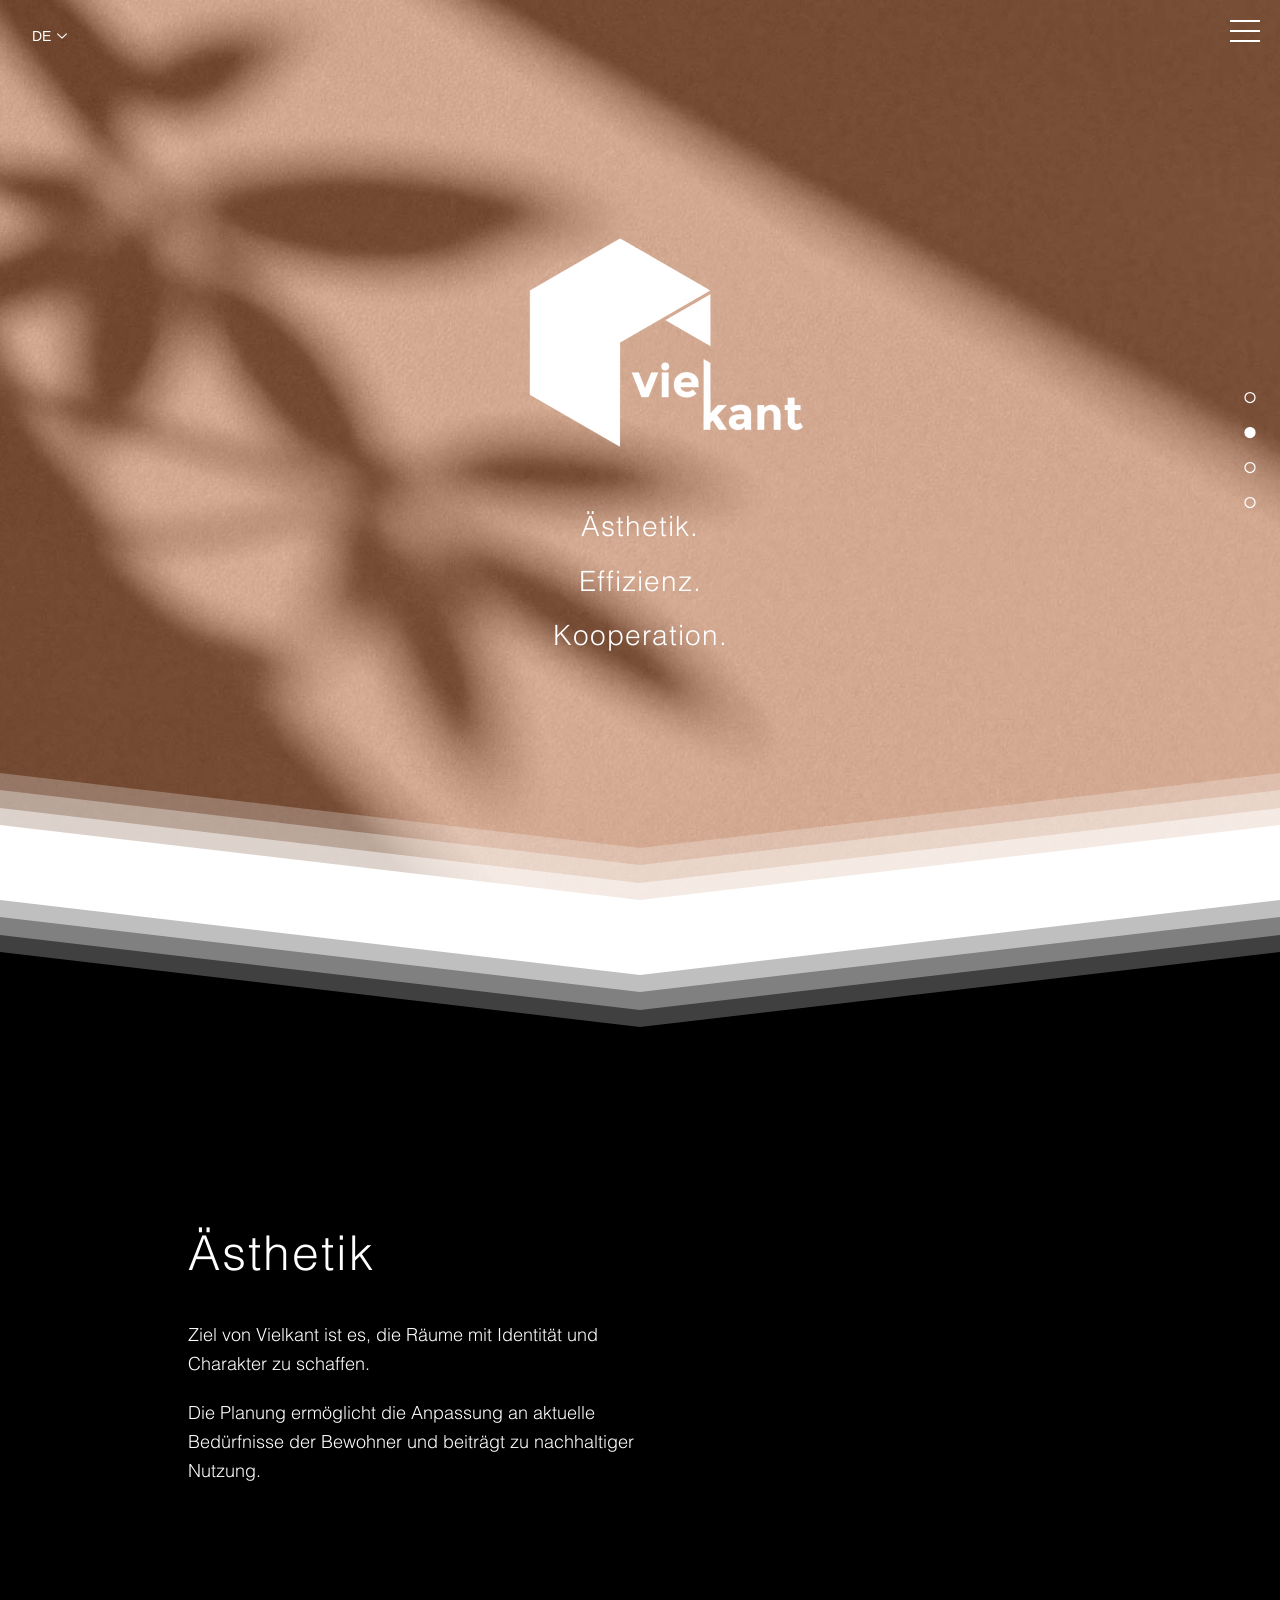
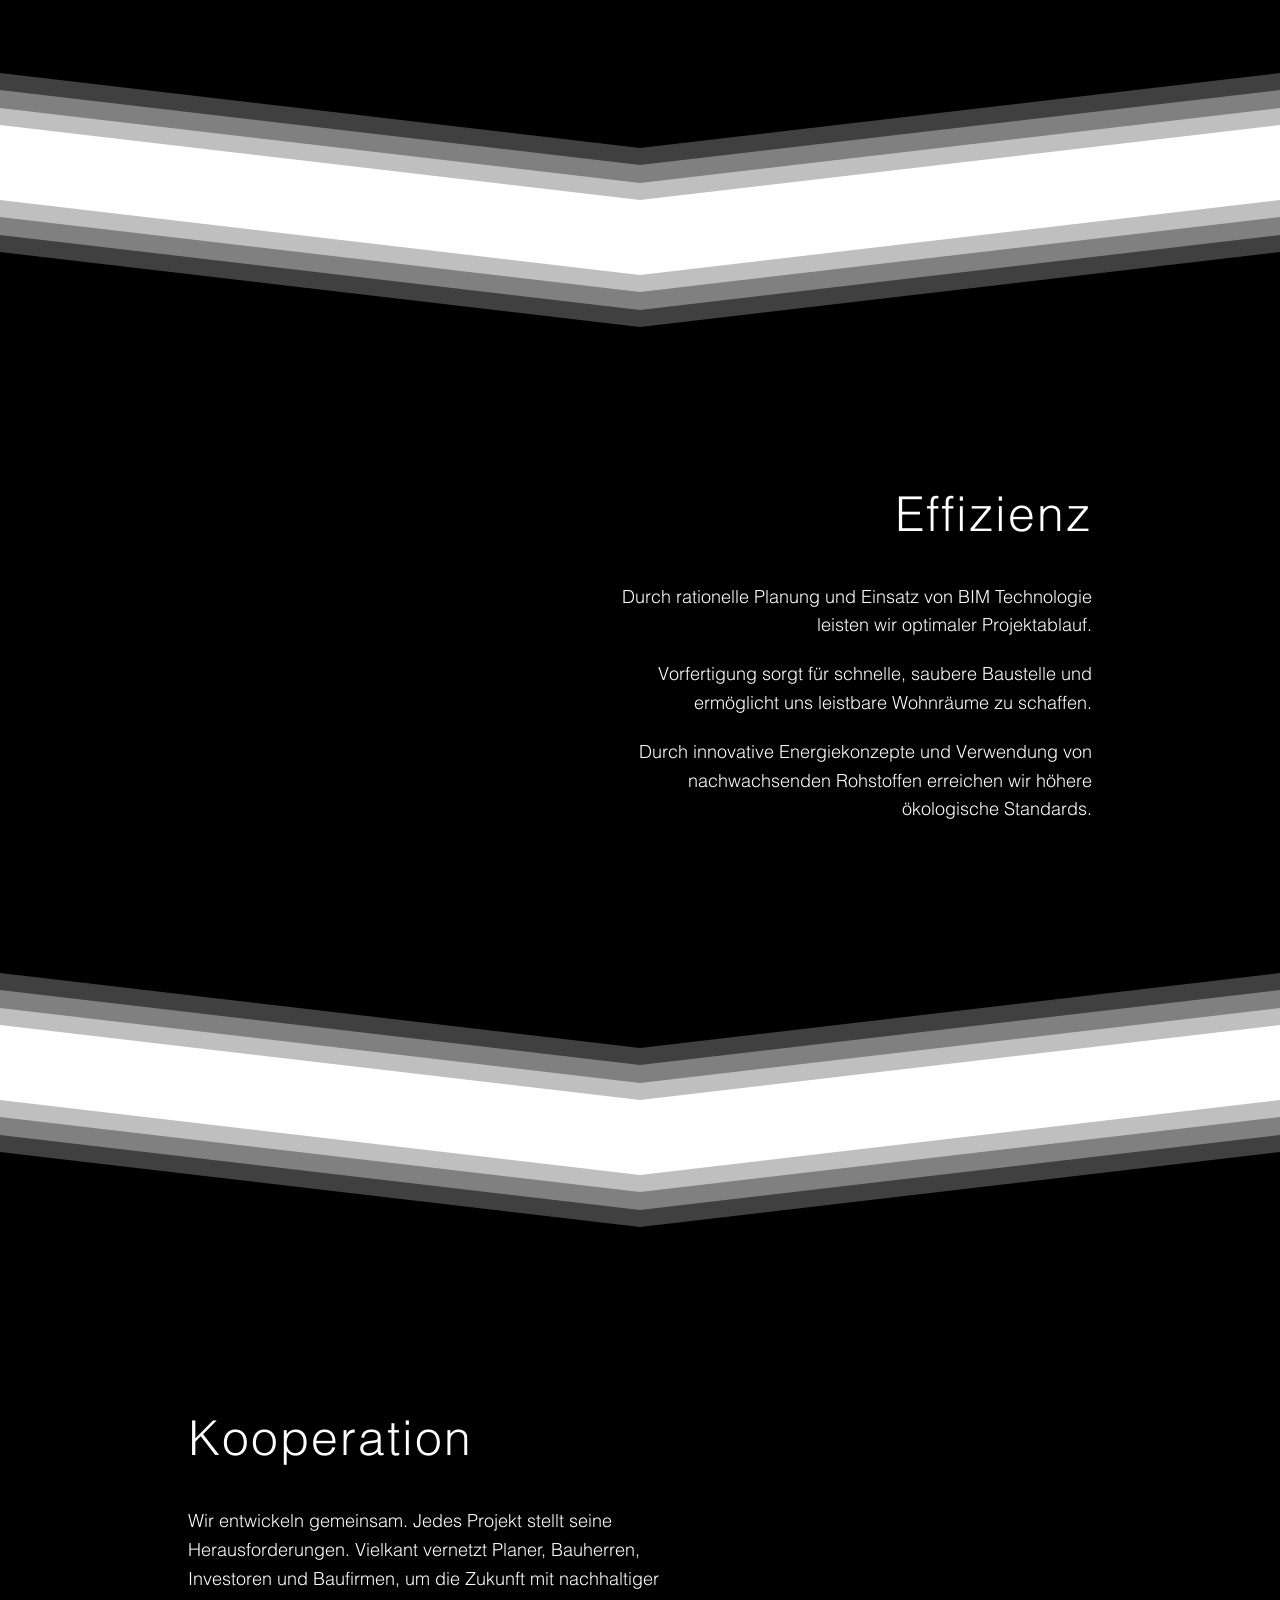
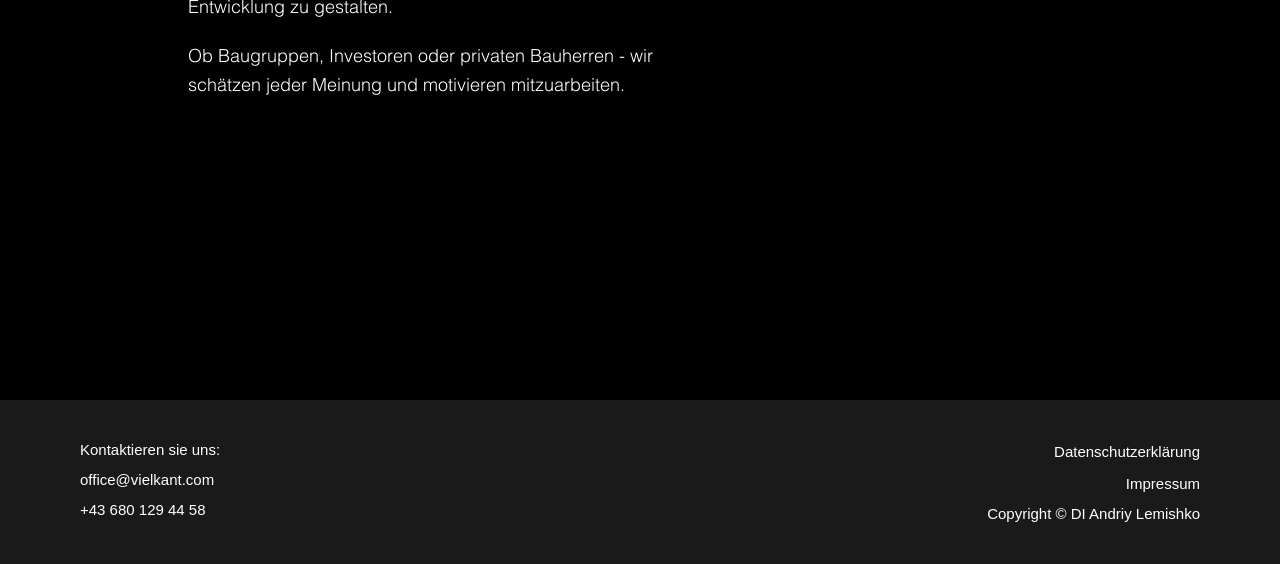
<file: index.html>
<!DOCTYPE html><html lang="de"> <head><meta charset="UTF-8"><meta name="viewport" content="width=device-width, initial-scale=1"><meta name="generator" content="Astro v4.16.19"><title>Startseite | Vielkant</title><meta name="description" content="Vielkant - Architektur und Planung"><link rel="icon" type="image/png" href="/img/70ba4e_d01b8618878e490ab603f360af2a4002Emv2.png"><link rel="apple-touch-icon" href="/img/70ba4e_d01b8618878e490ab603f360af2a4002Emv2.png"><link rel="canonical" href="https://www.vielkant.pages.dev"><meta property="og:title" content="Startseite | Vielkant"><meta property="og:description" content="Vielkant - Architektur und Planung"><meta property="og:image" content="https://www.vielkant.pages.dev/img/70ba4e_cfdfc7637ac545a5be7d1bf3aed5b765Emv2.png"><meta property="og:image:width" content="2500"><meta property="og:image:height" content="1330"><meta property="og:url" content="https://www.vielkant.pages.dev"><meta property="og:site_name" content="Vielkant"><meta property="og:type" content="website"><meta property="og:locale" content="de"><meta name="twitter:card" content="summary_large_image"><meta name="twitter:title" content="Startseite | Vielkant"><meta name="twitter:description" content="Vielkant - Architektur und Planung"><meta name="twitter:image" content="https://www.vielkant.pages.dev/img/70ba4e_cfdfc7637ac545a5be7d1bf3aed5b765Emv2.png"><link rel="stylesheet" href="/assets/_index_.BRO0zmlC.css">
<link rel="stylesheet" href="/assets/datenschutz.DSGzPDHV.css"><script type="module">const o=document.getElementById("languageSwitcher"),a=o?.querySelector(".language-switcher__current");a?.addEventListener("click",()=>{o?.classList.toggle("is-open")});document.addEventListener("click",e=>{o?.contains(e.target)||o?.classList.remove("is-open")});const n=document.getElementById("menuToggle"),s=document.getElementById("menu");n?.addEventListener("click",()=>{const e=s?.classList.toggle("is-open");n.classList.toggle("is-active",e),n.setAttribute("aria-expanded",String(e)),s?.setAttribute("aria-hidden",String(!e))});s?.querySelector(".menu__overlay")?.addEventListener("click",()=>{s?.classList.remove("is-open"),n?.classList.remove("is-active"),n?.setAttribute("aria-expanded","false"),s?.setAttribute("aria-hidden","true")});document.querySelectorAll(".menu__link").forEach(e=>{e.addEventListener("click",()=>{s?.classList.remove("is-open"),n?.classList.remove("is-active")})});const i=document.querySelectorAll(".dot-nav__link"),l=Array.from(i).map(e=>{const t=e.getAttribute("data-section");return t?document.getElementById(t):null}).filter(Boolean),d={root:null,rootMargin:"-40% 0px -40% 0px",threshold:0},u=new IntersectionObserver(e=>{e.forEach(t=>{t.isIntersecting&&(i.forEach(r=>r.classList.remove("is-active")),document.querySelector(`.dot-nav__link[data-section="${t.target.id}"]`)?.classList.add("is-active"))})},d);l.forEach(e=>u.observe(e));i.forEach(e=>{e.addEventListener("click",t=>{t.preventDefault();const c=e.getAttribute("data-section");(c?document.getElementById(c):null)?.scrollIntoView({behavior:"smooth"})})});i.length>0&&i[0].classList.add("is-active");
</script></head> <body> <div class="language-switcher" id="languageSwitcher" data-astro-cid-a2mxz4y6> <button class="language-switcher__current" aria-haspopup="true" aria-expanded="false" data-astro-cid-a2mxz4y6> <span class="language-switcher__text" data-astro-cid-a2mxz4y6>DE</span> <svg class="language-switcher__arrow" xmlns="http://www.w3.org/2000/svg" viewBox="0 0 9.283 4.898" width="10" height="6" data-astro-cid-a2mxz4y6> <path d="M4.641 4.898a.5.5 0 0 1-.343-.136L.158.864A.5.5 0 0 1 .842.136L4.64 3.712 8.44.136a.5.5 0 0 1 .686.729L4.984 4.762a.5.5 0 0 1-.343.136Z" fill="currentColor" data-astro-cid-a2mxz4y6></path> </svg> </button> <div class="language-switcher__dropdown" data-astro-cid-a2mxz4y6> <a href="/en" class="language-switcher__option" data-astro-cid-a2mxz4y6>EN</a> </div> </div>  <header class="header" data-astro-cid-3ef6ksr2> <button class="burger" id="menuToggle" aria-label="Toggle menu" aria-expanded="false" data-astro-cid-3ef6ksr2> <span class="burger__line" data-astro-cid-3ef6ksr2></span> <span class="burger__line" data-astro-cid-3ef6ksr2></span> <span class="burger__line" data-astro-cid-3ef6ksr2></span> </button> </header> <nav class="menu" id="menu" aria-hidden="true" data-astro-cid-3ef6ksr2> <div class="menu__overlay" data-astro-cid-3ef6ksr2></div> <div class="menu__content" data-astro-cid-3ef6ksr2> <ul class="menu__list" data-astro-cid-3ef6ksr2> <li class="menu__item" data-astro-cid-3ef6ksr2> <a href="/" class="menu__link" target="_self" data-astro-cid-3ef6ksr2> Startseite </a> </li><li class="menu__item" data-astro-cid-3ef6ksr2> <a href="https://www.vielkant.com/en/franz" class="menu__link" target="_blank" rel="noopener noreferrer" data-astro-cid-3ef6ksr2>  </a> </li><li class="menu__item" data-astro-cid-3ef6ksr2> <a href="/datenschutz" class="menu__link" target="_self" data-astro-cid-3ef6ksr2> Datenschutzerklärung </a> </li><li class="menu__item" data-astro-cid-3ef6ksr2> <a href="/impressum" class="menu__link" target="_self" data-astro-cid-3ef6ksr2> Impressum </a> </li> </ul> </div> </nav>  <nav class="dot-nav" id="dotNav" aria-label="Page sections" data-astro-cid-rgxvr4b4> <ul class="dot-nav__list" data-astro-cid-rgxvr4b4> <li class="dot-nav__item" data-astro-cid-rgxvr4b4> <a href="#hero" class="dot-nav__link" data-section="hero" aria-label="Hero" data-astro-cid-rgxvr4b4> <svg class="dot-nav__dot" viewBox="0 0 24 24" data-astro-cid-rgxvr4b4> <circle cx="12" cy="12" r="6" data-astro-cid-rgxvr4b4></circle> </svg> </a> </li><li class="dot-nav__item" data-astro-cid-rgxvr4b4> <a href="#aesthetics" class="dot-nav__link" data-section="aesthetics" aria-label="Ästhetik" data-astro-cid-rgxvr4b4> <svg class="dot-nav__dot" viewBox="0 0 24 24" data-astro-cid-rgxvr4b4> <circle cx="12" cy="12" r="6" data-astro-cid-rgxvr4b4></circle> </svg> </a> </li><li class="dot-nav__item" data-astro-cid-rgxvr4b4> <a href="#efficiency" class="dot-nav__link" data-section="efficiency" aria-label="Effizienz" data-astro-cid-rgxvr4b4> <svg class="dot-nav__dot" viewBox="0 0 24 24" data-astro-cid-rgxvr4b4> <circle cx="12" cy="12" r="6" data-astro-cid-rgxvr4b4></circle> </svg> </a> </li><li class="dot-nav__item" data-astro-cid-rgxvr4b4> <a href="#cooperation" class="dot-nav__link" data-section="cooperation" aria-label="Kooperation" data-astro-cid-rgxvr4b4> <svg class="dot-nav__dot" viewBox="0 0 24 24" data-astro-cid-rgxvr4b4> <circle cx="12" cy="12" r="6" data-astro-cid-rgxvr4b4></circle> </svg> </a> </li> </ul> </nav>  <main> <section id="hero" class="hero" data-astro-cid-bbe6dxrz> <div class="hero__bg" data-astro-cid-bbe6dxrz> <video class="hero__video" autoplay muted loop playsinline preload="auto" poster="/img/video01_web_preview.jpg" data-astro-cid-bbe6dxrz> <source src="/media/video01_web.mp4" type="video/mp4" data-astro-cid-bbe6dxrz> </video> </div> <div class="hero__content" data-astro-cid-bbe6dxrz> <img src="/img/logo-vielkant.avif" alt="Vielkant Logo" class="hero__logo" width="328" height="222" data-astro-cid-bbe6dxrz> <ul class="hero__menu" data-astro-cid-bbe6dxrz> <li class="hero__menu-item" data-astro-cid-bbe6dxrz> <a href="#aesthetics" class="hero__menu-link" data-astro-cid-bbe6dxrz> Ästhetik. </a> </li><li class="hero__menu-item" data-astro-cid-bbe6dxrz> <a href="#efficiency" class="hero__menu-link" data-astro-cid-bbe6dxrz> Effizienz. </a> </li><li class="hero__menu-item" data-astro-cid-bbe6dxrz> <a href="#cooperation" class="hero__menu-link" data-astro-cid-bbe6dxrz> Kooperation. </a> </li> </ul> </div> <div class="VXAmO2 Io4VUz" data-astro-cid-bbe6dxrz> <div style="--divider-layer-i:3" class="dy3w_9" data-divider-layer="3" data-astro-cid-bbe6dxrz></div> <div style="--divider-layer-i:2" class="dy3w_9" data-divider-layer="2" data-astro-cid-bbe6dxrz></div> <div style="--divider-layer-i:1" class="dy3w_9" data-divider-layer="1" data-astro-cid-bbe6dxrz></div> <div style="--divider-layer-i:0" class="dy3w_9" data-divider-layer="0" data-astro-cid-bbe6dxrz></div> </div> </section>  <section id="aesthetics" class="section section--left" data-astro-cid-sh445jdo> <div class="section__bg" data-astro-cid-sh445jdo> <video class="section__video" autoplay muted loop playsinline preload="auto" poster="/img/video02_web_preview.jpg" data-astro-cid-sh445jdo> <source src="/media/video02_web.mp4" type="video/mp4" data-astro-cid-sh445jdo> </video> </div> <div class="section__content" data-astro-cid-sh445jdo> <h2 class="section__title" data-astro-cid-sh445jdo>Ästhetik</h2> <p class="section__text" data-astro-cid-sh445jdo>Ziel von Vielkant ist es, die Räume mit Identität und Charakter zu schaffen.</p><p class="section__text" data-astro-cid-sh445jdo>Die Planung ermöglicht die Anpassung an aktuelle Bedürfnisse der Bewohner und beiträgt zu nachhaltiger Nutzung.</p> </div> <div class="VXAmO2 UORcXs" data-astro-cid-sh445jdo> <div style="--divider-layer-i:3" class="dy3w_9" data-divider-layer="3" data-astro-cid-sh445jdo></div> <div style="--divider-layer-i:2" class="dy3w_9" data-divider-layer="2" data-astro-cid-sh445jdo></div> <div style="--divider-layer-i:1" class="dy3w_9" data-divider-layer="1" data-astro-cid-sh445jdo></div> <div style="--divider-layer-i:0" class="dy3w_9" data-divider-layer="0" data-astro-cid-sh445jdo></div> </div> <div class="VXAmO2 Io4VUz" data-astro-cid-sh445jdo> <div style="--divider-layer-i:3" class="dy3w_9" data-divider-layer="3" data-astro-cid-sh445jdo></div> <div style="--divider-layer-i:2" class="dy3w_9" data-divider-layer="2" data-astro-cid-sh445jdo></div> <div style="--divider-layer-i:1" class="dy3w_9" data-divider-layer="1" data-astro-cid-sh445jdo></div> <div style="--divider-layer-i:0" class="dy3w_9" data-divider-layer="0" data-astro-cid-sh445jdo></div> </div> </section>  <section id="efficiency" class="section section--right" data-astro-cid-sh445jdo> <div class="section__bg" data-astro-cid-sh445jdo> <video class="section__video" autoplay muted loop playsinline preload="auto" poster="/img/video03_web_preview.jpg" data-astro-cid-sh445jdo> <source src="/media/video03_web.mp4" type="video/mp4" data-astro-cid-sh445jdo> </video> </div> <div class="section__content" data-astro-cid-sh445jdo> <h2 class="section__title" data-astro-cid-sh445jdo>Effizienz</h2> <p class="section__text" data-astro-cid-sh445jdo>Durch rationelle Planung und Einsatz von BIM Technologie leisten wir optimaler Projektablauf.</p><p class="section__text" data-astro-cid-sh445jdo>Vorfertigung sorgt für schnelle, saubere Baustelle und ermöglicht uns leistbare Wohnräume zu schaffen.</p><p class="section__text" data-astro-cid-sh445jdo>Durch innovative Energiekonzepte und Verwendung von nachwachsenden Rohstoffen erreichen wir höhere ökologische Standards.</p> </div> <div class="VXAmO2 UORcXs" data-astro-cid-sh445jdo> <div style="--divider-layer-i:3" class="dy3w_9" data-divider-layer="3" data-astro-cid-sh445jdo></div> <div style="--divider-layer-i:2" class="dy3w_9" data-divider-layer="2" data-astro-cid-sh445jdo></div> <div style="--divider-layer-i:1" class="dy3w_9" data-divider-layer="1" data-astro-cid-sh445jdo></div> <div style="--divider-layer-i:0" class="dy3w_9" data-divider-layer="0" data-astro-cid-sh445jdo></div> </div> <div class="VXAmO2 Io4VUz" data-astro-cid-sh445jdo> <div style="--divider-layer-i:3" class="dy3w_9" data-divider-layer="3" data-astro-cid-sh445jdo></div> <div style="--divider-layer-i:2" class="dy3w_9" data-divider-layer="2" data-astro-cid-sh445jdo></div> <div style="--divider-layer-i:1" class="dy3w_9" data-divider-layer="1" data-astro-cid-sh445jdo></div> <div style="--divider-layer-i:0" class="dy3w_9" data-divider-layer="0" data-astro-cid-sh445jdo></div> </div> </section>  <section id="cooperation" class="section section--left" data-astro-cid-sh445jdo> <div class="section__bg" data-astro-cid-sh445jdo> <video class="section__video" autoplay muted loop playsinline preload="auto" poster="/img/video04_web_preview.jpg" data-astro-cid-sh445jdo> <source src="/media/video04_web.mp4" type="video/mp4" data-astro-cid-sh445jdo> </video> </div> <div class="section__content" data-astro-cid-sh445jdo> <h2 class="section__title" data-astro-cid-sh445jdo>Kooperation</h2> <p class="section__text" data-astro-cid-sh445jdo>Wir entwickeln gemeinsam. Jedes Projekt stellt seine Herausforderungen. Vielkant vernetzt Planer, Bauherren, Investoren und Baufirmen, um die Zukunft mit nachhaltiger Entwicklung zu gestalten.</p><p class="section__text" data-astro-cid-sh445jdo>Ob Baugruppen, Investoren oder privaten Bauherren - wir schätzen jeder Meinung und motivieren mitzuarbeiten.</p> </div> <div class="VXAmO2 UORcXs" data-astro-cid-sh445jdo> <div style="--divider-layer-i:3" class="dy3w_9" data-divider-layer="3" data-astro-cid-sh445jdo></div> <div style="--divider-layer-i:2" class="dy3w_9" data-divider-layer="2" data-astro-cid-sh445jdo></div> <div style="--divider-layer-i:1" class="dy3w_9" data-divider-layer="1" data-astro-cid-sh445jdo></div> <div style="--divider-layer-i:0" class="dy3w_9" data-divider-layer="0" data-astro-cid-sh445jdo></div> </div>  </section>  </main> <footer id="footer" class="footer" data-astro-cid-sz7xmlte> <div class="footer__container" data-astro-cid-sz7xmlte> <div class="footer__left" data-astro-cid-sz7xmlte> <p class="footer__contact" data-astro-cid-sz7xmlte>Kontaktieren sie uns:</p> <a href="mailto:office@vielkant.com" class="footer__email" data-astro-cid-sz7xmlte>office@vielkant.com</a> <p class="footer__phone" data-astro-cid-sz7xmlte>+43 680 129 44 58</p> </div> <div class="footer__right" data-astro-cid-sz7xmlte> <a href="/datenschutz" class="footer__link" data-astro-cid-sz7xmlte>Datenschutzerklärung</a> <a href="/impressum" class="footer__link" data-astro-cid-sz7xmlte>Impressum</a> <p class="footer__copyright" data-astro-cid-sz7xmlte>Copyright © DI Andriy Lemishko</p> </div> </div> </footer>   </body> </html>
</file>
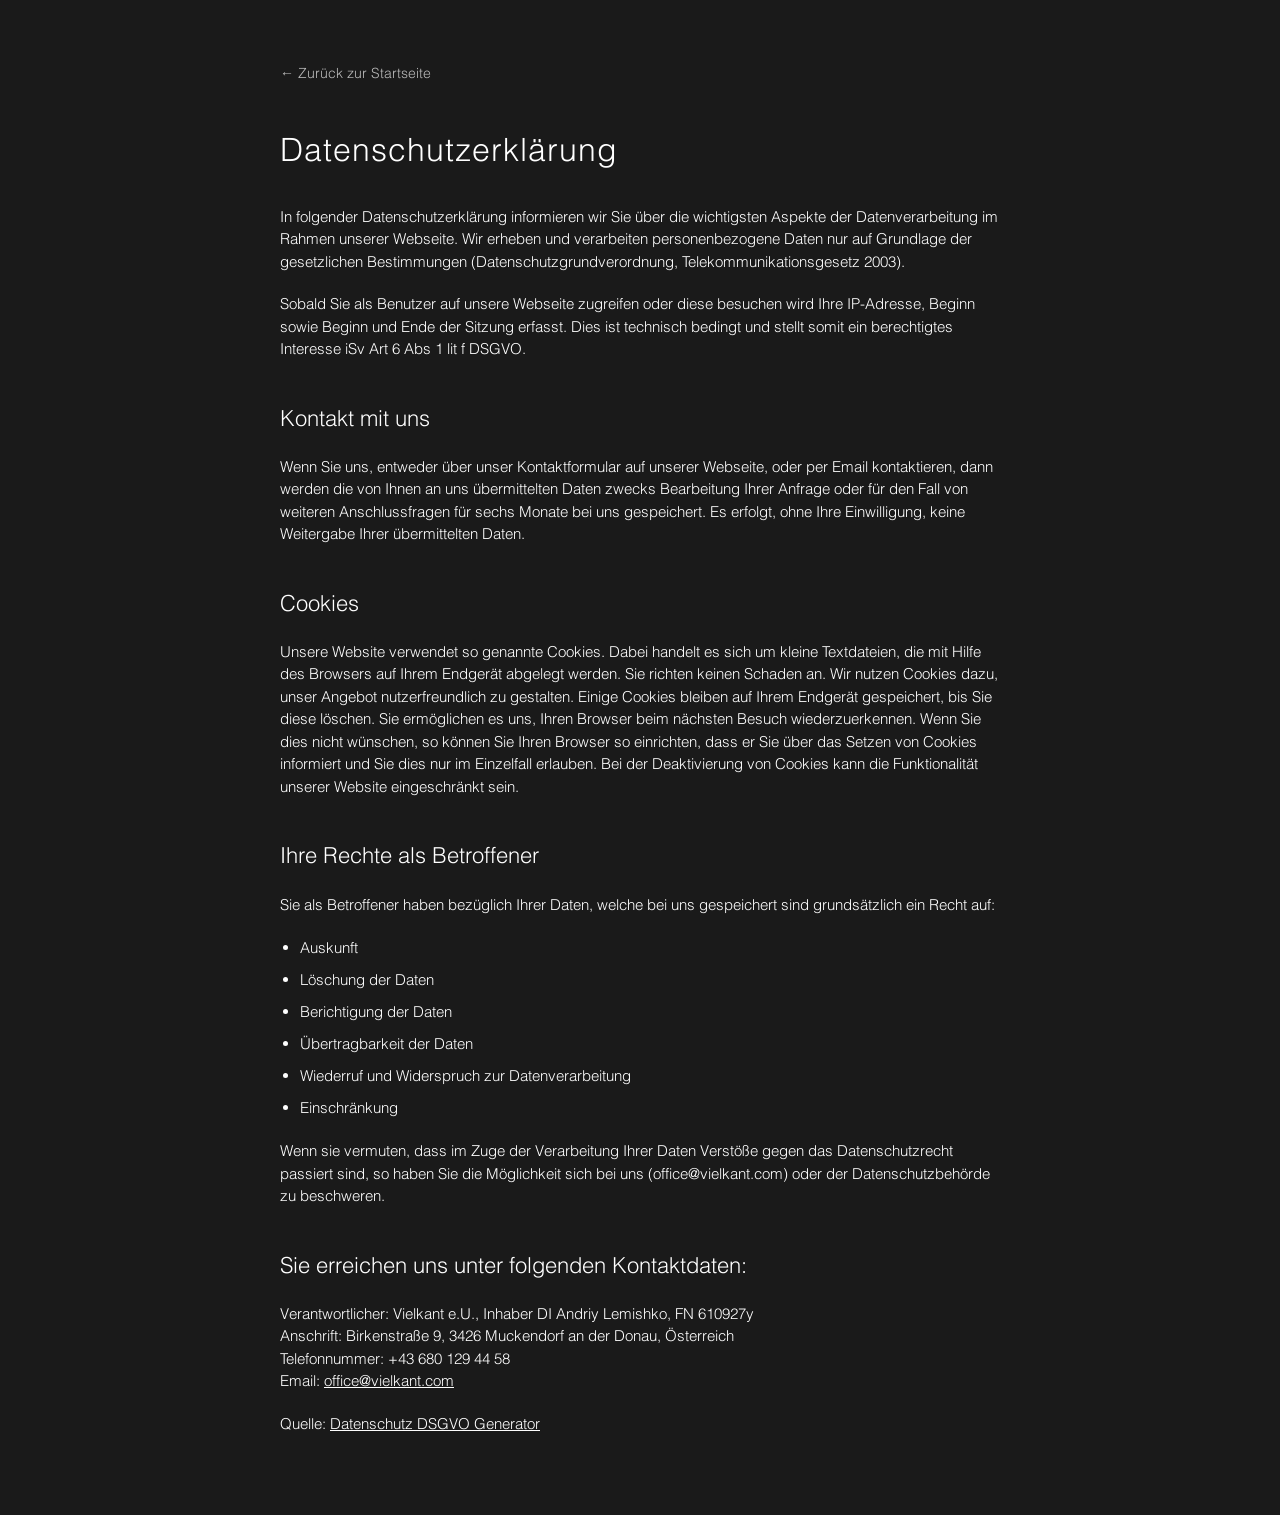
<file: datenschutz/index.html>
<!DOCTYPE html><html lang="de"> <head><meta charset="UTF-8"><meta name="viewport" content="width=device-width, initial-scale=1"><meta name="generator" content="Astro v4.16.19"><title>Datenschutzerklärung | Vielkant</title><meta name="description" content="Datenschutzerklärung - Vielkant"><link rel="icon" type="image/png" href="/img/70ba4e_d01b8618878e490ab603f360af2a4002Emv2.png"><link rel="stylesheet" href="/assets/datenschutz.DSGzPDHV.css"></head> <body class="page-info"> <main class="page-info__container"> <a href="/" class="page-info__back">&larr; Zurück zur Startseite</a> <article class="page-info__content">  <h1 class="page-info__title">Datenschutzerklärung</h1> <p>
In folgender Datenschutzerklärung informieren wir Sie über die wichtigsten
    Aspekte der Datenverarbeitung im Rahmen unserer Webseite. Wir erheben und
    verarbeiten personenbezogene Daten nur auf Grundlage der gesetzlichen
    Bestimmungen (Datenschutzgrundverordnung, Telekommunikationsgesetz 2003).
</p> <p>
Sobald Sie als Benutzer auf unsere Webseite zugreifen oder diese besuchen
    wird Ihre IP-Adresse, Beginn sowie Beginn und Ende der Sitzung erfasst. Dies
    ist technisch bedingt und stellt somit ein berechtigtes Interesse iSv Art 6
    Abs 1 lit f DSGVO.
</p> <h2>Kontakt mit uns</h2> <p>
Wenn Sie uns, entweder über unser Kontaktformular auf unserer Webseite, oder
    per Email kontaktieren, dann werden die von Ihnen an uns übermittelten Daten
    zwecks Bearbeitung Ihrer Anfrage oder für den Fall von weiteren
    Anschlussfragen für sechs Monate bei uns gespeichert. Es erfolgt, ohne Ihre
    Einwilligung, keine Weitergabe Ihrer übermittelten Daten.
</p> <h2>Cookies</h2> <p>
Unsere Website verwendet so genannte Cookies. Dabei handelt es sich um
    kleine Textdateien, die mit Hilfe des Browsers auf Ihrem Endgerät abgelegt
    werden. Sie richten keinen Schaden an. Wir nutzen Cookies dazu, unser
    Angebot nutzerfreundlich zu gestalten. Einige Cookies bleiben auf Ihrem
    Endgerät gespeichert, bis Sie diese löschen. Sie ermöglichen es uns, Ihren
    Browser beim nächsten Besuch wiederzuerkennen. Wenn Sie dies nicht wünschen,
    so können Sie Ihren Browser so einrichten, dass er Sie über das Setzen von
    Cookies informiert und Sie dies nur im Einzelfall erlauben. Bei der
    Deaktivierung von Cookies kann die Funktionalität unserer Website
    eingeschränkt sein.
</p> <h2>Ihre Rechte als Betroffener</h2> <p>
Sie als Betroffener haben bezüglich Ihrer Daten, welche bei uns gespeichert
    sind grundsätzlich ein Recht auf:
</p> <ul> <li>Auskunft</li> <li>Löschung der Daten</li> <li>Berichtigung der Daten</li> <li>Übertragbarkeit der Daten</li> <li>Wiederruf und Widerspruch zur Datenverarbeitung</li> <li>Einschränkung</li> </ul> <p>
Wenn sie vermuten, dass im Zuge der Verarbeitung Ihrer Daten Verstöße gegen
    das Datenschutzrecht passiert sind, so haben Sie die Möglichkeit sich bei
    uns (office@vielkant.com) oder der Datenschutzbehörde zu beschweren.
</p> <h2>Sie erreichen uns unter folgenden Kontaktdaten:</h2> <p>
Verantwortlicher: Vielkant e.U., Inhaber DI Andriy Lemishko, FN 610927y<br>
Anschrift: Birkenstraße 9, 3426 Muckendorf an der Donau, Österreich<br>
Telefonnummer: +43 680 129 44 58<br>
Email: <a href="mailto:office@vielkant.com">office@vielkant.com</a> </p> <p>
Quelle: <a href="https://ghostweb.agency/datenschutz-generator/" target="_blank" rel="noopener noreferrer">Datenschutz DSGVO Generator</a> </p>  </article> </main> </body></html>
</file>
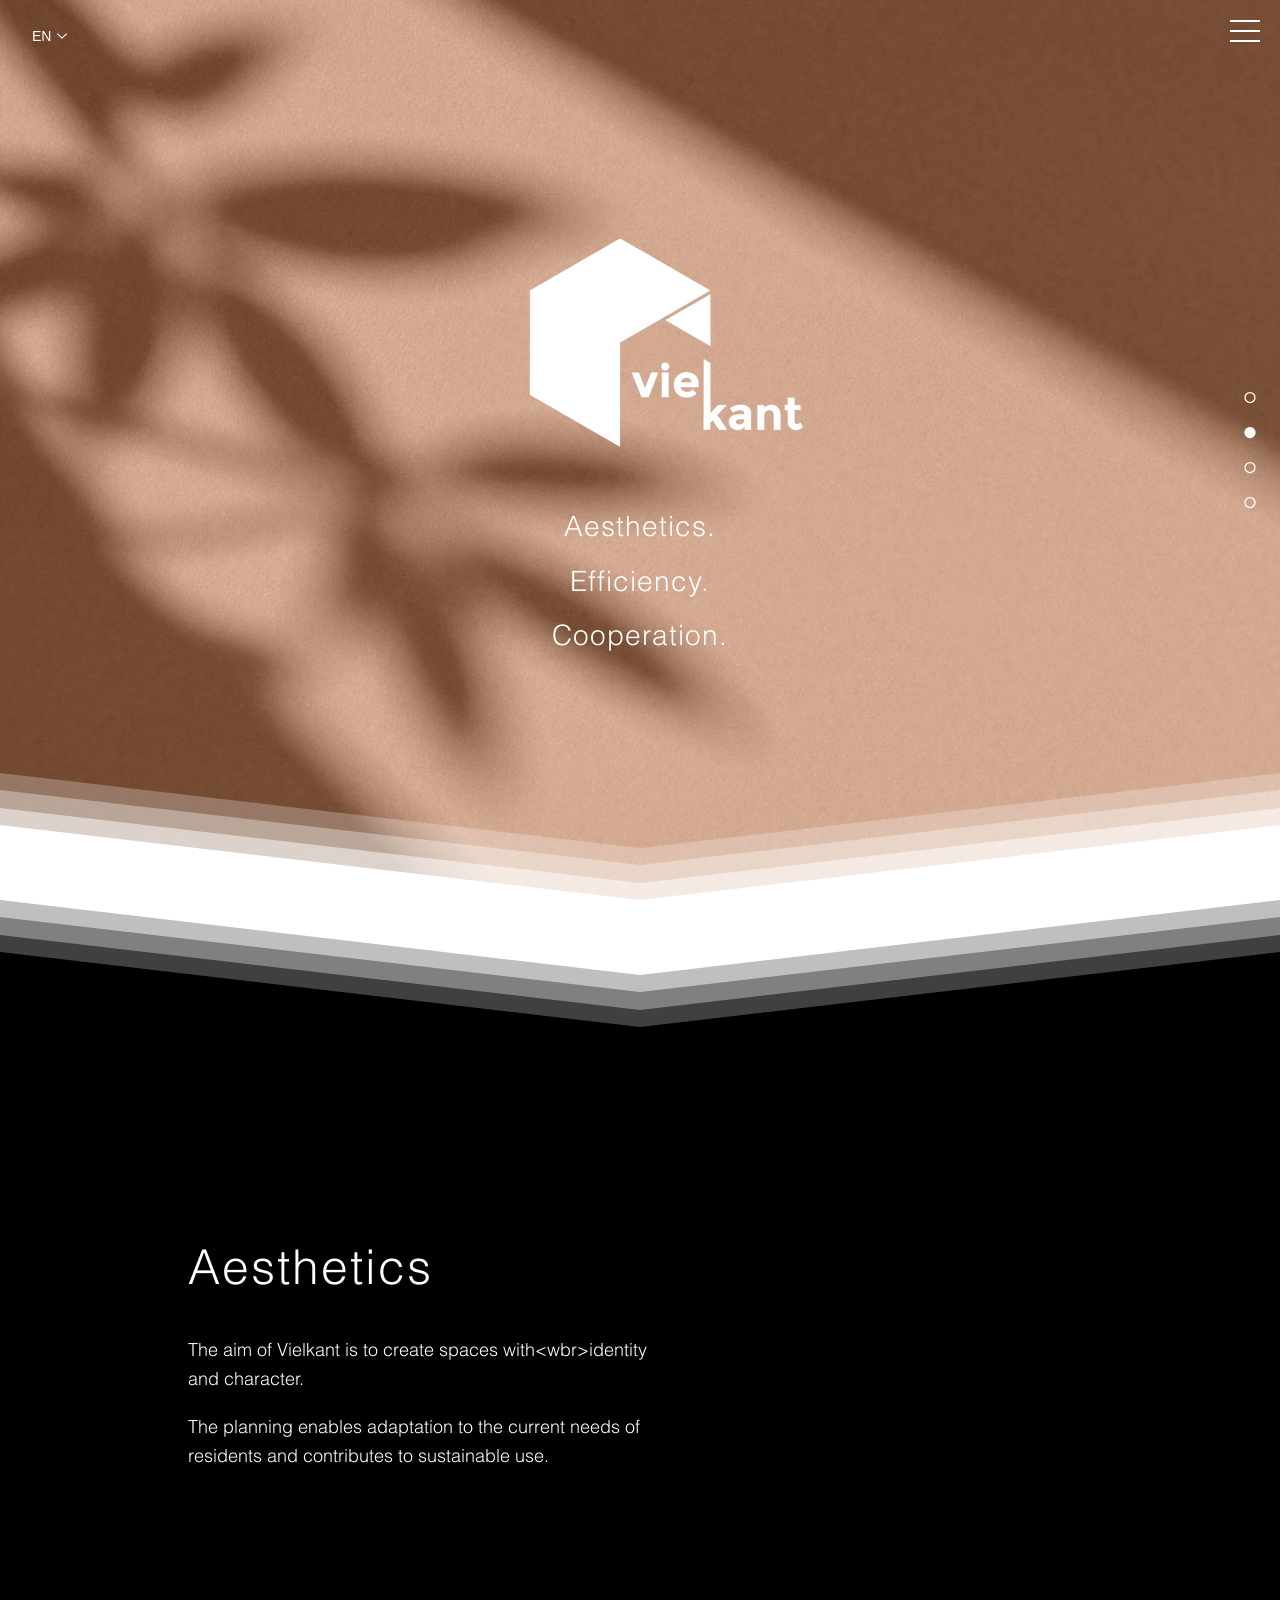
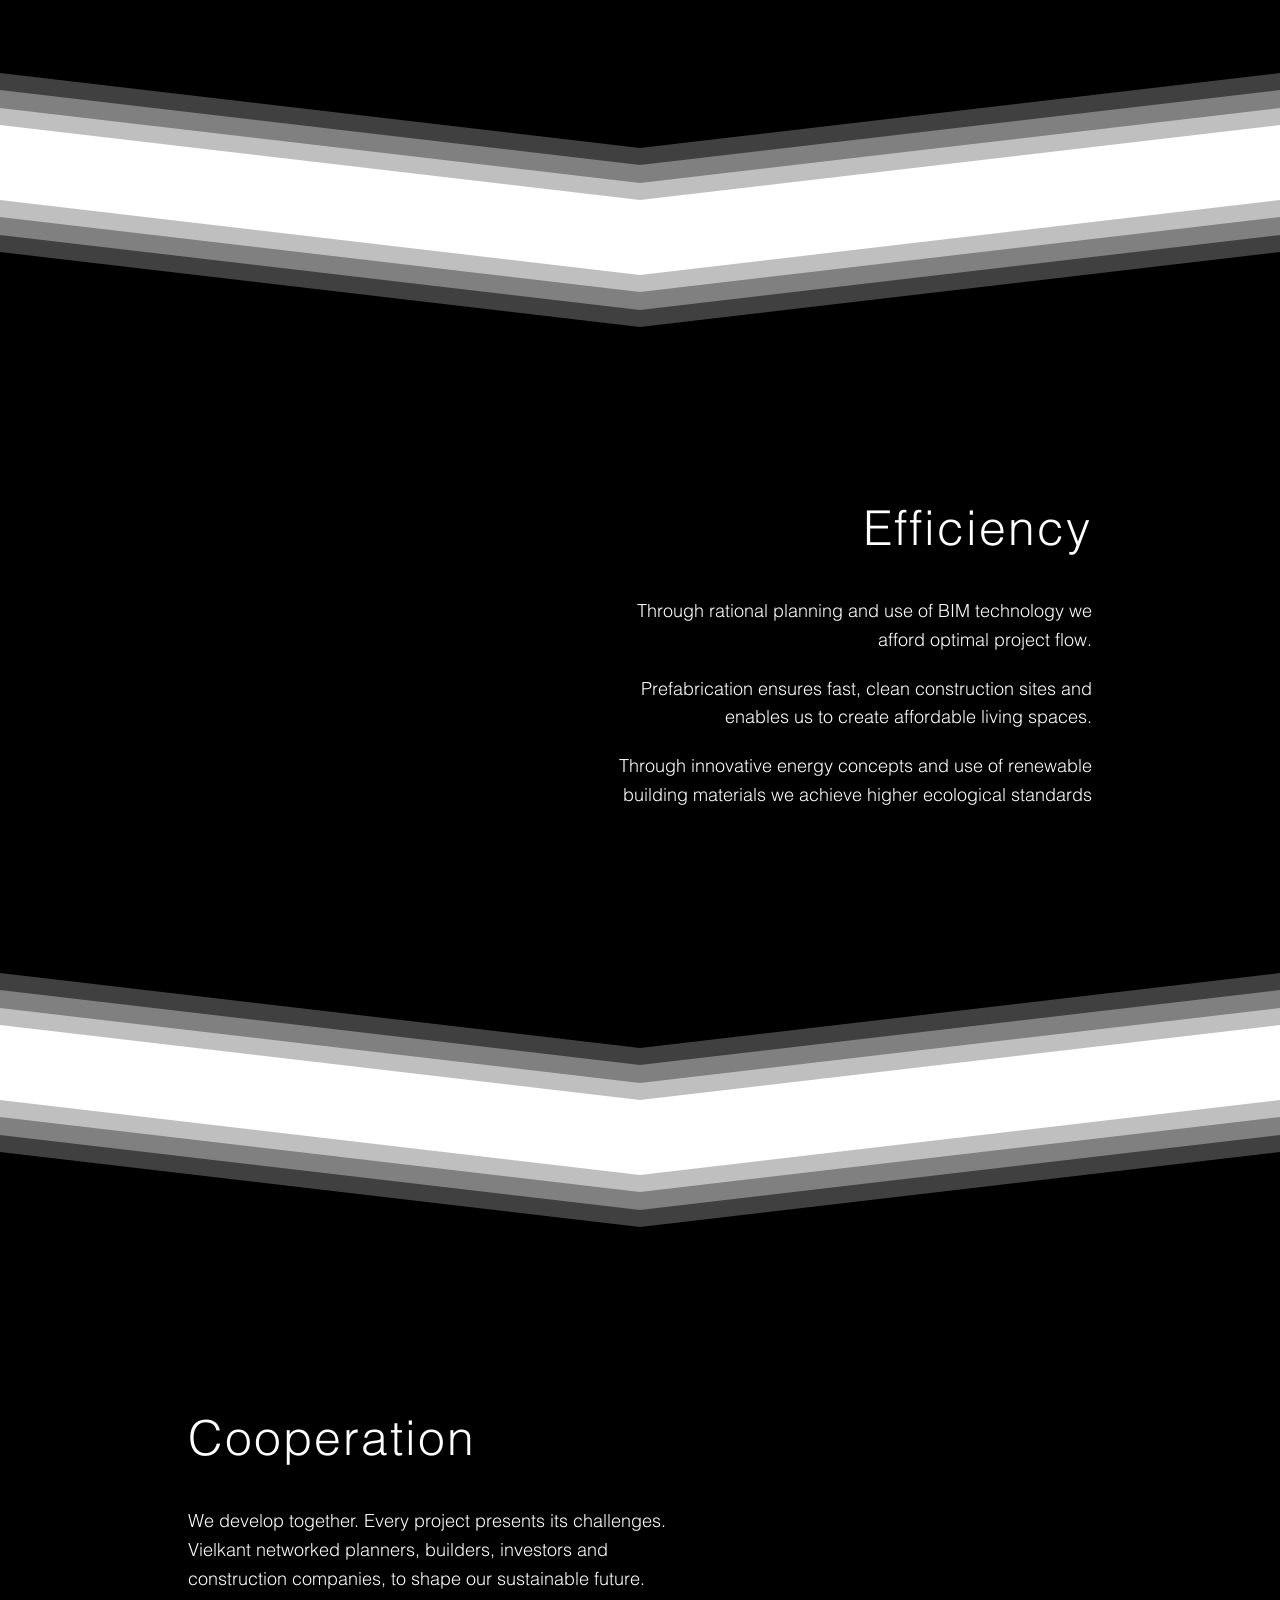
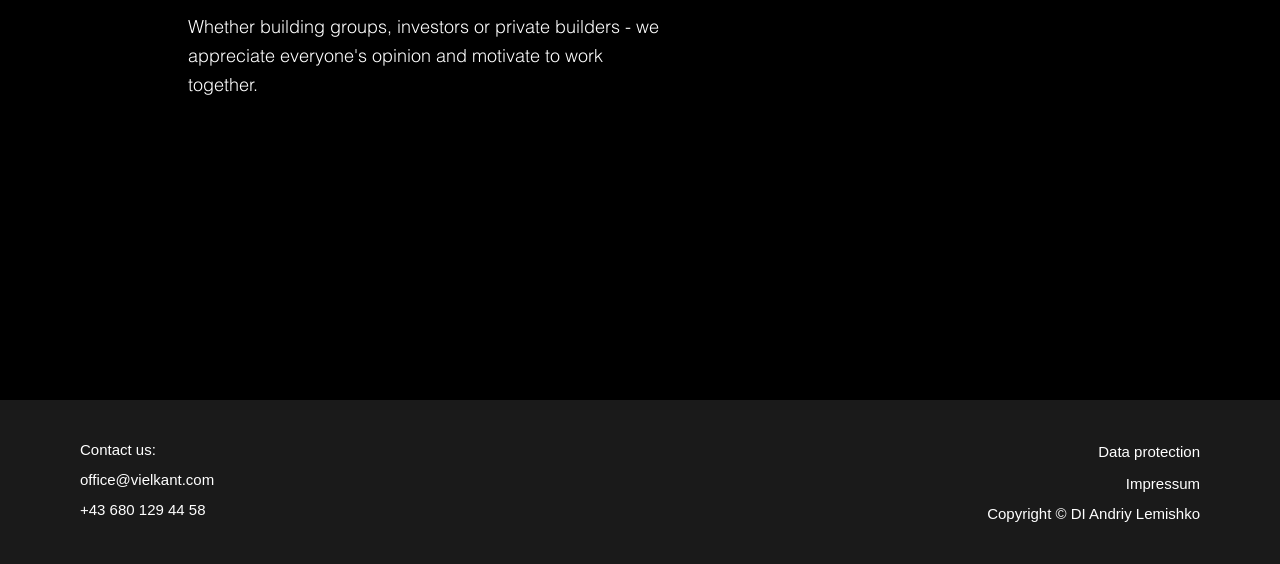
<file: en/index.html>
<!DOCTYPE html><html lang="en"> <head><meta charset="UTF-8"><meta name="viewport" content="width=device-width, initial-scale=1"><meta name="generator" content="Astro v4.16.19"><title>Home | Vielkant</title><meta name="description" content="Vielkant - Architecture and Planning"><link rel="icon" type="image/png" href="/img/70ba4e_d01b8618878e490ab603f360af2a4002Emv2.png"><link rel="apple-touch-icon" href="/img/70ba4e_d01b8618878e490ab603f360af2a4002Emv2.png"><link rel="canonical" href="https://www.vielkant.pages.dev/en"><meta property="og:title" content="Home | Vielkant"><meta property="og:description" content="Vielkant - Architecture and Planning"><meta property="og:image" content="https://www.vielkant.pages.dev/img/70ba4e_cfdfc7637ac545a5be7d1bf3aed5b765Emv2.png"><meta property="og:image:width" content="2500"><meta property="og:image:height" content="1330"><meta property="og:url" content="https://www.vielkant.pages.dev/en"><meta property="og:site_name" content="Vielkant"><meta property="og:type" content="website"><meta property="og:locale" content="en"><meta name="twitter:card" content="summary_large_image"><meta name="twitter:title" content="Home | Vielkant"><meta name="twitter:description" content="Vielkant - Architecture and Planning"><meta name="twitter:image" content="https://www.vielkant.pages.dev/img/70ba4e_cfdfc7637ac545a5be7d1bf3aed5b765Emv2.png"><link rel="stylesheet" href="/assets/_index_.BRO0zmlC.css">
<link rel="stylesheet" href="/assets/datenschutz.DSGzPDHV.css"><script type="module">const o=document.getElementById("languageSwitcher"),a=o?.querySelector(".language-switcher__current");a?.addEventListener("click",()=>{o?.classList.toggle("is-open")});document.addEventListener("click",e=>{o?.contains(e.target)||o?.classList.remove("is-open")});const n=document.getElementById("menuToggle"),s=document.getElementById("menu");n?.addEventListener("click",()=>{const e=s?.classList.toggle("is-open");n.classList.toggle("is-active",e),n.setAttribute("aria-expanded",String(e)),s?.setAttribute("aria-hidden",String(!e))});s?.querySelector(".menu__overlay")?.addEventListener("click",()=>{s?.classList.remove("is-open"),n?.classList.remove("is-active"),n?.setAttribute("aria-expanded","false"),s?.setAttribute("aria-hidden","true")});document.querySelectorAll(".menu__link").forEach(e=>{e.addEventListener("click",()=>{s?.classList.remove("is-open"),n?.classList.remove("is-active")})});const i=document.querySelectorAll(".dot-nav__link"),l=Array.from(i).map(e=>{const t=e.getAttribute("data-section");return t?document.getElementById(t):null}).filter(Boolean),d={root:null,rootMargin:"-40% 0px -40% 0px",threshold:0},u=new IntersectionObserver(e=>{e.forEach(t=>{t.isIntersecting&&(i.forEach(r=>r.classList.remove("is-active")),document.querySelector(`.dot-nav__link[data-section="${t.target.id}"]`)?.classList.add("is-active"))})},d);l.forEach(e=>u.observe(e));i.forEach(e=>{e.addEventListener("click",t=>{t.preventDefault();const c=e.getAttribute("data-section");(c?document.getElementById(c):null)?.scrollIntoView({behavior:"smooth"})})});i.length>0&&i[0].classList.add("is-active");
</script></head> <body> <div class="language-switcher" id="languageSwitcher" data-astro-cid-a2mxz4y6> <button class="language-switcher__current" aria-haspopup="true" aria-expanded="false" data-astro-cid-a2mxz4y6> <span class="language-switcher__text" data-astro-cid-a2mxz4y6>EN</span> <svg class="language-switcher__arrow" xmlns="http://www.w3.org/2000/svg" viewBox="0 0 9.283 4.898" width="10" height="6" data-astro-cid-a2mxz4y6> <path d="M4.641 4.898a.5.5 0 0 1-.343-.136L.158.864A.5.5 0 0 1 .842.136L4.64 3.712 8.44.136a.5.5 0 0 1 .686.729L4.984 4.762a.5.5 0 0 1-.343.136Z" fill="currentColor" data-astro-cid-a2mxz4y6></path> </svg> </button> <div class="language-switcher__dropdown" data-astro-cid-a2mxz4y6> <a href="/" class="language-switcher__option" data-astro-cid-a2mxz4y6>DE</a> </div> </div>  <header class="header" data-astro-cid-3ef6ksr2> <button class="burger" id="menuToggle" aria-label="Toggle menu" aria-expanded="false" data-astro-cid-3ef6ksr2> <span class="burger__line" data-astro-cid-3ef6ksr2></span> <span class="burger__line" data-astro-cid-3ef6ksr2></span> <span class="burger__line" data-astro-cid-3ef6ksr2></span> </button> </header> <nav class="menu" id="menu" aria-hidden="true" data-astro-cid-3ef6ksr2> <div class="menu__overlay" data-astro-cid-3ef6ksr2></div> <div class="menu__content" data-astro-cid-3ef6ksr2> <ul class="menu__list" data-astro-cid-3ef6ksr2> <li class="menu__item" data-astro-cid-3ef6ksr2> <a href="/en" class="menu__link" target="_self" data-astro-cid-3ef6ksr2> Home </a> </li><li class="menu__item" data-astro-cid-3ef6ksr2> <a href="https://www.vielkant.com/en/franz" class="menu__link" target="_blank" rel="noopener noreferrer" data-astro-cid-3ef6ksr2>  </a> </li><li class="menu__item" data-astro-cid-3ef6ksr2> <a href="/en/datenschutz" class="menu__link" target="_self" data-astro-cid-3ef6ksr2> Data protection </a> </li><li class="menu__item" data-astro-cid-3ef6ksr2> <a href="/en/impressum" class="menu__link" target="_self" data-astro-cid-3ef6ksr2> Impressum </a> </li> </ul> </div> </nav>  <nav class="dot-nav" id="dotNav" aria-label="Page sections" data-astro-cid-rgxvr4b4> <ul class="dot-nav__list" data-astro-cid-rgxvr4b4> <li class="dot-nav__item" data-astro-cid-rgxvr4b4> <a href="#hero" class="dot-nav__link" data-section="hero" aria-label="Hero" data-astro-cid-rgxvr4b4> <svg class="dot-nav__dot" viewBox="0 0 24 24" data-astro-cid-rgxvr4b4> <circle cx="12" cy="12" r="6" data-astro-cid-rgxvr4b4></circle> </svg> </a> </li><li class="dot-nav__item" data-astro-cid-rgxvr4b4> <a href="#aesthetics" class="dot-nav__link" data-section="aesthetics" aria-label="Aesthetics" data-astro-cid-rgxvr4b4> <svg class="dot-nav__dot" viewBox="0 0 24 24" data-astro-cid-rgxvr4b4> <circle cx="12" cy="12" r="6" data-astro-cid-rgxvr4b4></circle> </svg> </a> </li><li class="dot-nav__item" data-astro-cid-rgxvr4b4> <a href="#efficiency" class="dot-nav__link" data-section="efficiency" aria-label="Efficiency" data-astro-cid-rgxvr4b4> <svg class="dot-nav__dot" viewBox="0 0 24 24" data-astro-cid-rgxvr4b4> <circle cx="12" cy="12" r="6" data-astro-cid-rgxvr4b4></circle> </svg> </a> </li><li class="dot-nav__item" data-astro-cid-rgxvr4b4> <a href="#cooperation" class="dot-nav__link" data-section="cooperation" aria-label="Cooperation" data-astro-cid-rgxvr4b4> <svg class="dot-nav__dot" viewBox="0 0 24 24" data-astro-cid-rgxvr4b4> <circle cx="12" cy="12" r="6" data-astro-cid-rgxvr4b4></circle> </svg> </a> </li> </ul> </nav>  <main> <section id="hero" class="hero" data-astro-cid-bbe6dxrz> <div class="hero__bg" data-astro-cid-bbe6dxrz> <video class="hero__video" autoplay muted loop playsinline preload="auto" poster="/img/video01_web_preview.jpg" data-astro-cid-bbe6dxrz> <source src="/media/video01_web.mp4" type="video/mp4" data-astro-cid-bbe6dxrz> </video> </div> <div class="hero__content" data-astro-cid-bbe6dxrz> <img src="/img/logo-vielkant.avif" alt="Vielkant Logo" class="hero__logo" width="328" height="222" data-astro-cid-bbe6dxrz> <ul class="hero__menu" data-astro-cid-bbe6dxrz> <li class="hero__menu-item" data-astro-cid-bbe6dxrz> <a href="#aesthetics" class="hero__menu-link" data-astro-cid-bbe6dxrz> Aesthetics. </a> </li><li class="hero__menu-item" data-astro-cid-bbe6dxrz> <a href="#efficiency" class="hero__menu-link" data-astro-cid-bbe6dxrz> Efficiency. </a> </li><li class="hero__menu-item" data-astro-cid-bbe6dxrz> <a href="#cooperation" class="hero__menu-link" data-astro-cid-bbe6dxrz> Cooperation. </a> </li> </ul> </div> <div class="VXAmO2 Io4VUz" data-astro-cid-bbe6dxrz> <div style="--divider-layer-i:3" class="dy3w_9" data-divider-layer="3" data-astro-cid-bbe6dxrz></div> <div style="--divider-layer-i:2" class="dy3w_9" data-divider-layer="2" data-astro-cid-bbe6dxrz></div> <div style="--divider-layer-i:1" class="dy3w_9" data-divider-layer="1" data-astro-cid-bbe6dxrz></div> <div style="--divider-layer-i:0" class="dy3w_9" data-divider-layer="0" data-astro-cid-bbe6dxrz></div> </div> </section>  <section id="aesthetics" class="section section--left" data-astro-cid-sh445jdo> <div class="section__bg" data-astro-cid-sh445jdo> <video class="section__video" autoplay muted loop playsinline preload="auto" poster="/img/video02_web_preview.jpg" data-astro-cid-sh445jdo> <source src="/media/video02_web.mp4" type="video/mp4" data-astro-cid-sh445jdo> </video> </div> <div class="section__content" data-astro-cid-sh445jdo> <h2 class="section__title" data-astro-cid-sh445jdo>Aesthetics</h2> <p class="section__text" data-astro-cid-sh445jdo>The aim of Vielkant is to create spaces with&lt;wbr&gt;identity and character.</p><p class="section__text" data-astro-cid-sh445jdo>The planning enables adaptation to the current needs of residents and contributes to sustainable use.</p> </div> <div class="VXAmO2 UORcXs" data-astro-cid-sh445jdo> <div style="--divider-layer-i:3" class="dy3w_9" data-divider-layer="3" data-astro-cid-sh445jdo></div> <div style="--divider-layer-i:2" class="dy3w_9" data-divider-layer="2" data-astro-cid-sh445jdo></div> <div style="--divider-layer-i:1" class="dy3w_9" data-divider-layer="1" data-astro-cid-sh445jdo></div> <div style="--divider-layer-i:0" class="dy3w_9" data-divider-layer="0" data-astro-cid-sh445jdo></div> </div> <div class="VXAmO2 Io4VUz" data-astro-cid-sh445jdo> <div style="--divider-layer-i:3" class="dy3w_9" data-divider-layer="3" data-astro-cid-sh445jdo></div> <div style="--divider-layer-i:2" class="dy3w_9" data-divider-layer="2" data-astro-cid-sh445jdo></div> <div style="--divider-layer-i:1" class="dy3w_9" data-divider-layer="1" data-astro-cid-sh445jdo></div> <div style="--divider-layer-i:0" class="dy3w_9" data-divider-layer="0" data-astro-cid-sh445jdo></div> </div> </section>  <section id="efficiency" class="section section--right" data-astro-cid-sh445jdo> <div class="section__bg" data-astro-cid-sh445jdo> <video class="section__video" autoplay muted loop playsinline preload="auto" poster="/img/video03_web_preview.jpg" data-astro-cid-sh445jdo> <source src="/media/video03_web.mp4" type="video/mp4" data-astro-cid-sh445jdo> </video> </div> <div class="section__content" data-astro-cid-sh445jdo> <h2 class="section__title" data-astro-cid-sh445jdo>Efficiency</h2> <p class="section__text" data-astro-cid-sh445jdo>Through rational planning and use of BIM technology we afford optimal project flow.</p><p class="section__text" data-astro-cid-sh445jdo>Prefabrication ensures fast, clean construction sites and enables us to create affordable living spaces.</p><p class="section__text" data-astro-cid-sh445jdo>Through innovative energy concepts and use of renewable building materials we achieve higher ecological standards</p> </div> <div class="VXAmO2 UORcXs" data-astro-cid-sh445jdo> <div style="--divider-layer-i:3" class="dy3w_9" data-divider-layer="3" data-astro-cid-sh445jdo></div> <div style="--divider-layer-i:2" class="dy3w_9" data-divider-layer="2" data-astro-cid-sh445jdo></div> <div style="--divider-layer-i:1" class="dy3w_9" data-divider-layer="1" data-astro-cid-sh445jdo></div> <div style="--divider-layer-i:0" class="dy3w_9" data-divider-layer="0" data-astro-cid-sh445jdo></div> </div> <div class="VXAmO2 Io4VUz" data-astro-cid-sh445jdo> <div style="--divider-layer-i:3" class="dy3w_9" data-divider-layer="3" data-astro-cid-sh445jdo></div> <div style="--divider-layer-i:2" class="dy3w_9" data-divider-layer="2" data-astro-cid-sh445jdo></div> <div style="--divider-layer-i:1" class="dy3w_9" data-divider-layer="1" data-astro-cid-sh445jdo></div> <div style="--divider-layer-i:0" class="dy3w_9" data-divider-layer="0" data-astro-cid-sh445jdo></div> </div> </section>  <section id="cooperation" class="section section--left" data-astro-cid-sh445jdo> <div class="section__bg" data-astro-cid-sh445jdo> <video class="section__video" autoplay muted loop playsinline preload="auto" poster="/img/video04_web_preview.jpg" data-astro-cid-sh445jdo> <source src="/media/video04_web.mp4" type="video/mp4" data-astro-cid-sh445jdo> </video> </div> <div class="section__content" data-astro-cid-sh445jdo> <h2 class="section__title" data-astro-cid-sh445jdo>Cooperation</h2> <p class="section__text" data-astro-cid-sh445jdo>We develop together. Every project presents its challenges. Vielkant networked planners, builders, investors and construction companies, to shape our sustainable future.</p><p class="section__text" data-astro-cid-sh445jdo>Whether building groups, investors or private builders - we appreciate everyone&#39;s opinion and motivate to work together.</p> </div> <div class="VXAmO2 UORcXs" data-astro-cid-sh445jdo> <div style="--divider-layer-i:3" class="dy3w_9" data-divider-layer="3" data-astro-cid-sh445jdo></div> <div style="--divider-layer-i:2" class="dy3w_9" data-divider-layer="2" data-astro-cid-sh445jdo></div> <div style="--divider-layer-i:1" class="dy3w_9" data-divider-layer="1" data-astro-cid-sh445jdo></div> <div style="--divider-layer-i:0" class="dy3w_9" data-divider-layer="0" data-astro-cid-sh445jdo></div> </div>  </section>  </main> <footer id="footer" class="footer" data-astro-cid-sz7xmlte> <div class="footer__container" data-astro-cid-sz7xmlte> <div class="footer__left" data-astro-cid-sz7xmlte> <p class="footer__contact" data-astro-cid-sz7xmlte>Contact us:</p> <a href="mailto:office@vielkant.com" class="footer__email" data-astro-cid-sz7xmlte>office@vielkant.com</a> <p class="footer__phone" data-astro-cid-sz7xmlte>+43 680 129 44 58</p> </div> <div class="footer__right" data-astro-cid-sz7xmlte> <a href="/en/datenschutz" class="footer__link" data-astro-cid-sz7xmlte>Data protection</a> <a href="/en/impressum" class="footer__link" data-astro-cid-sz7xmlte>Impressum</a> <p class="footer__copyright" data-astro-cid-sz7xmlte>Copyright © DI Andriy Lemishko</p> </div> </div> </footer>   </body> </html>
</file>
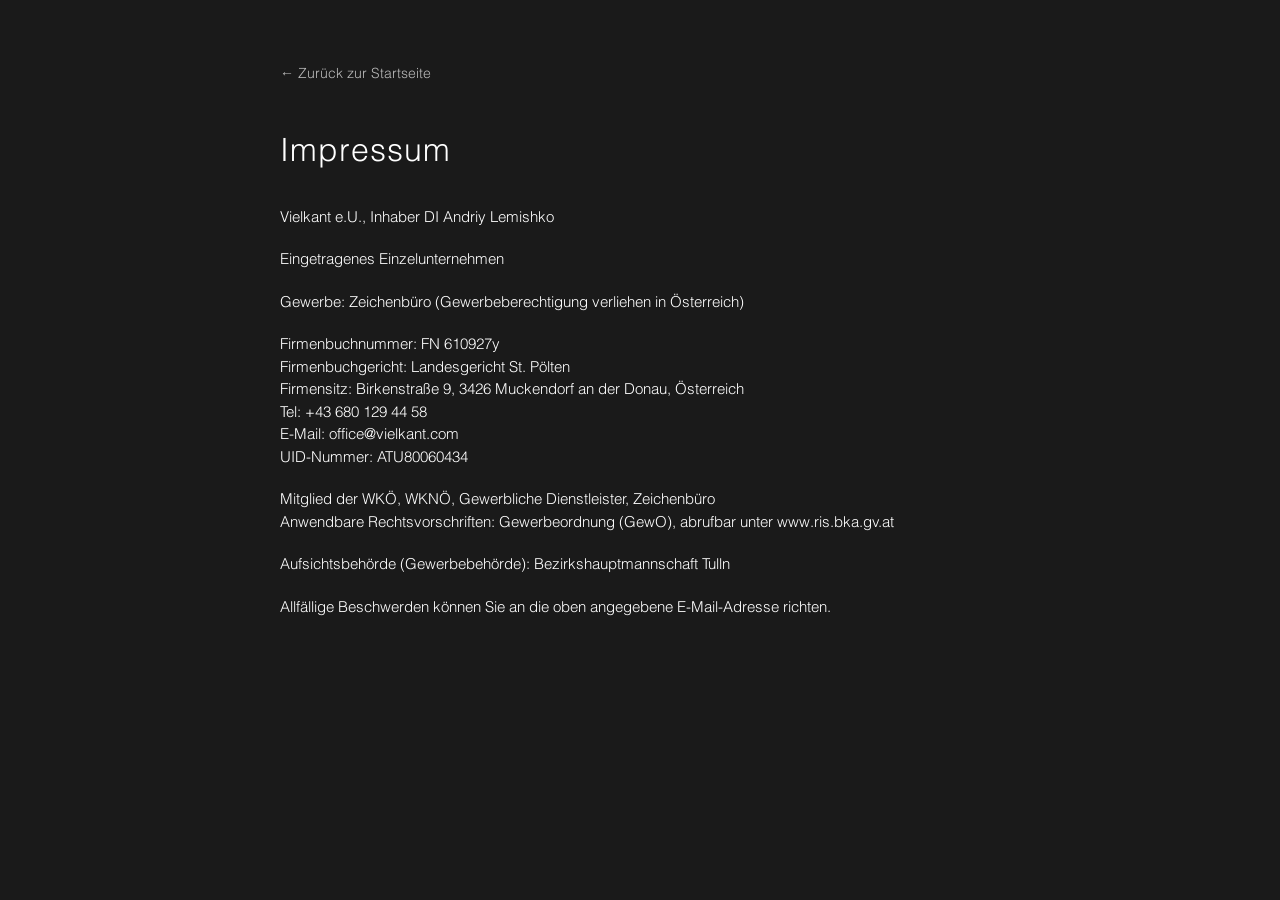
<file: impressum/index.html>
<!DOCTYPE html><html lang="de"> <head><meta charset="UTF-8"><meta name="viewport" content="width=device-width, initial-scale=1"><meta name="generator" content="Astro v4.16.19"><title>Impressum | Vielkant</title><meta name="description" content="Impressum - Vielkant"><link rel="icon" type="image/png" href="/img/70ba4e_d01b8618878e490ab603f360af2a4002Emv2.png"><link rel="stylesheet" href="/assets/datenschutz.DSGzPDHV.css"></head> <body class="page-info"> <main class="page-info__container"> <a href="/" class="page-info__back">&larr; Zurück zur Startseite</a> <article class="page-info__content">  <h1 class="page-info__title">Impressum</h1> <p>Vielkant e.U., Inhaber DI Andriy Lemishko</p> <p>Eingetragenes Einzelunternehmen</p> <p>Gewerbe: Zeichenbüro (Gewerbeberechtigung verliehen in Österreich)</p> <p>
Firmenbuchnummer: FN 610927y<br>
Firmenbuchgericht: Landesgericht St. Pölten<br>
Firmensitz: Birkenstraße 9, 3426 Muckendorf an der Donau, Österreich<br>
Tel: +43 680 129 44 58<br>
E-Mail: office@vielkant.com<br>
UID-Nummer: ATU80060434
</p> <p>
Mitglied der WKÖ, WKNÖ, Gewerbliche Dienstleister, Zeichenbüro<br>
Anwendbare Rechtsvorschriften: Gewerbeordnung (GewO), abrufbar unter www.ris.bka.gv.at
</p> <p>Aufsichtsbehörde (Gewerbebehörde): Bezirkshauptmannschaft Tulln</p> <p>
Allfällige Beschwerden können Sie an die oben angegebene E-Mail-Adresse
        richten.
</p>  </article> </main> </body></html>
</file>
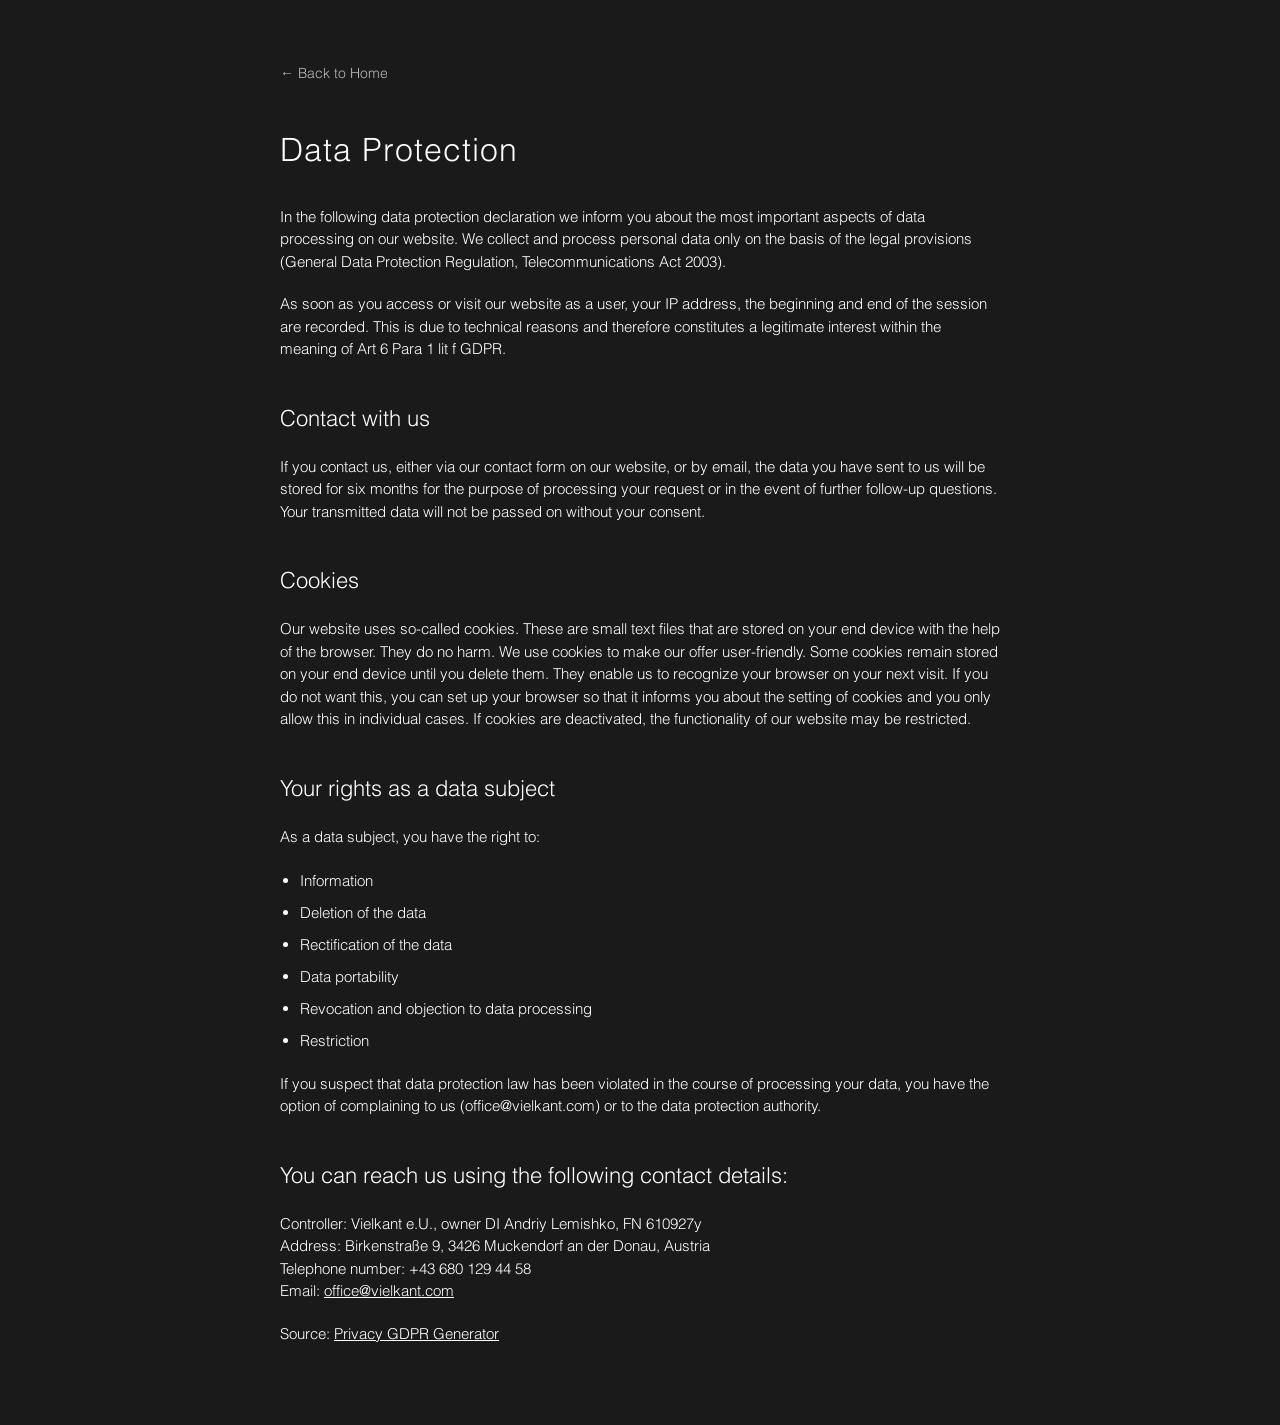
<file: en/datenschutz/index.html>
<!DOCTYPE html><html lang="en"> <head><meta charset="UTF-8"><meta name="viewport" content="width=device-width, initial-scale=1"><meta name="generator" content="Astro v4.16.19"><title>Data Protection | Vielkant</title><meta name="description" content="Data Protection - Vielkant"><link rel="icon" type="image/png" href="/img/70ba4e_d01b8618878e490ab603f360af2a4002Emv2.png"><link rel="stylesheet" href="/assets/datenschutz.DSGzPDHV.css"></head> <body class="page-info"> <main class="page-info__container"> <a href="/en" class="page-info__back">&larr; Back to Home</a> <article class="page-info__content">  <h1 class="page-info__title">Data Protection</h1> <p>
In the following data protection declaration we inform you about the
        most important aspects of data processing on our website. We collect and
        process personal data only on the basis of the legal provisions (General
        Data Protection Regulation, Telecommunications Act 2003).
</p> <p>
As soon as you access or visit our website as a user, your IP address,
        the beginning and end of the session are recorded. This is due to
        technical reasons and therefore constitutes a legitimate interest within
        the meaning of Art 6 Para 1 lit f GDPR.
</p> <h2>Contact with us</h2> <p>
If you contact us, either via our contact form on our website, or by
        email, the data you have sent to us will be stored for six months for
        the purpose of processing your request or in the event of further
        follow-up questions. Your transmitted data will not be passed on without
        your consent.
</p> <h2>Cookies</h2> <p>
Our website uses so-called cookies. These are small text files that are
        stored on your end device with the help of the browser. They do no harm.
        We use cookies to make our offer user-friendly. Some cookies remain
        stored on your end device until you delete them. They enable us to
        recognize your browser on your next visit. If you do not want this, you
        can set up your browser so that it informs you about the setting of
        cookies and you only allow this in individual cases. If cookies are
        deactivated, the functionality of our website may be restricted.
</p> <h2>Your rights as a data subject</h2> <p>As a data subject, you have the right to:</p> <ul> <li>Information</li> <li>Deletion of the data</li> <li>Rectification of the data</li> <li>Data portability</li> <li>Revocation and objection to data processing</li> <li>Restriction</li> </ul> <p>
If you suspect that data protection law has been violated in the course
        of processing your data, you have the option of complaining to us
        (office@vielkant.com) or to the data protection authority.
</p> <h2>You can reach us using the following contact details:</h2> <p>
Controller: Vielkant e.U., owner DI Andriy Lemishko, FN 610927y<br>
Address: Birkenstraße 9, 3426 Muckendorf an der Donau, Austria<br>
Telephone number: +43 680 129 44 58<br>
Email: <a href="mailto:office@vielkant.com">office@vielkant.com</a> </p> <p>
Source: <a href="https://ghostweb.agency/datenschutz-generator/" target="_blank" rel="noopener noreferrer">Privacy GDPR Generator</a> </p>  </article> </main> </body></html>
</file>
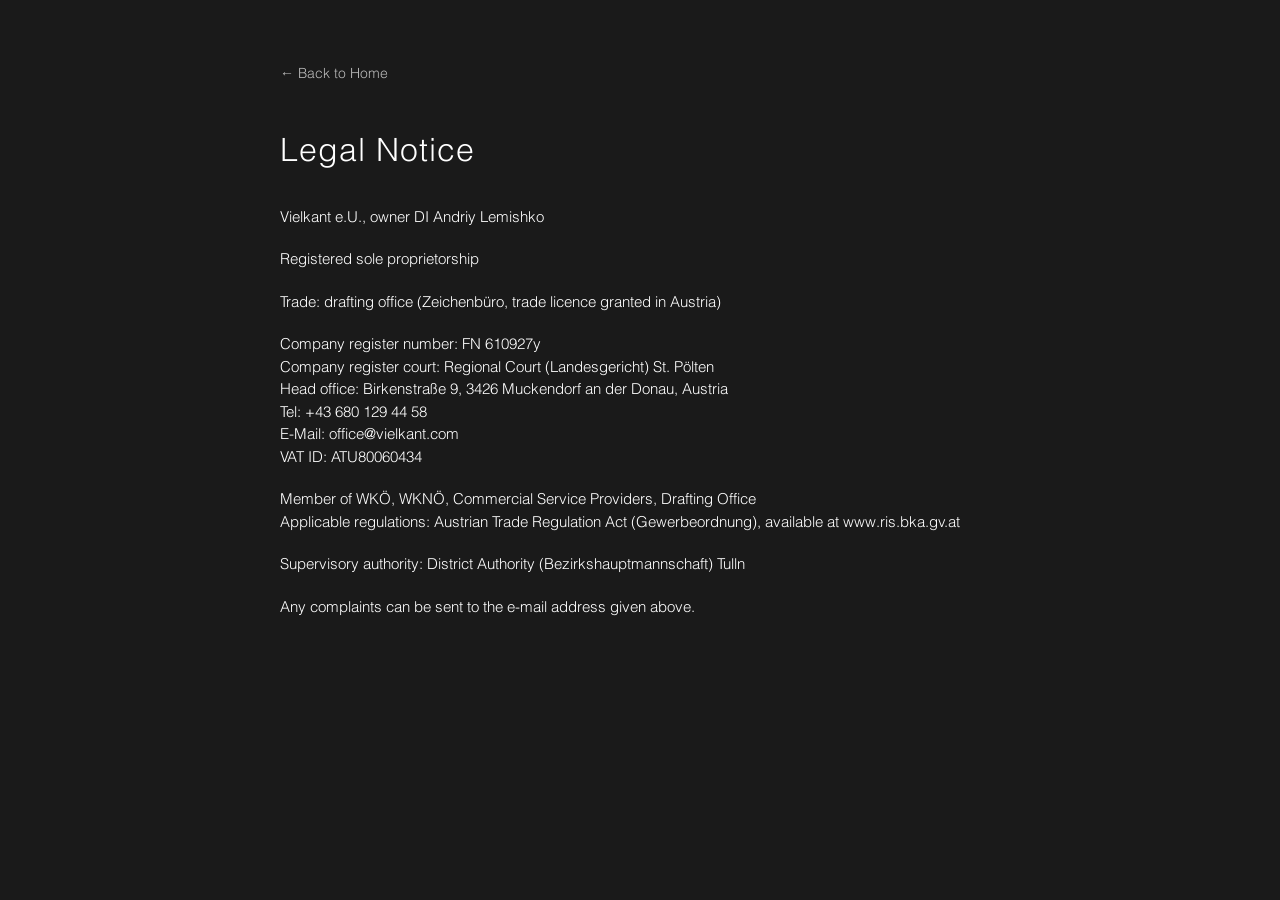
<file: en/impressum/index.html>
<!DOCTYPE html><html lang="en"> <head><meta charset="UTF-8"><meta name="viewport" content="width=device-width, initial-scale=1"><meta name="generator" content="Astro v4.16.19"><title>Legal Notice | Vielkant</title><meta name="description" content="Legal Notice - Vielkant"><link rel="icon" type="image/png" href="/img/70ba4e_d01b8618878e490ab603f360af2a4002Emv2.png"><link rel="stylesheet" href="/assets/datenschutz.DSGzPDHV.css"></head> <body class="page-info"> <main class="page-info__container"> <a href="/en" class="page-info__back">&larr; Back to Home</a> <article class="page-info__content">  <h1 class="page-info__title">Legal Notice</h1> <p>Vielkant e.U., owner DI Andriy Lemishko</p> <p>Registered sole proprietorship</p> <p>Trade: drafting office (Zeichenbüro, trade licence granted in Austria)</p> <p>
Company register number: FN 610927y<br>
Company register court: Regional Court (Landesgericht) St. Pölten<br>
Head office: Birkenstraße 9, 3426 Muckendorf an der Donau, Austria<br>
Tel: +43 680 129 44 58<br>
E-Mail: office@vielkant.com<br>
VAT ID: ATU80060434
</p> <p>
Member of WKÖ, WKNÖ, Commercial Service Providers, Drafting Office<br>
Applicable regulations: Austrian Trade Regulation Act (Gewerbeordnung), available at www.ris.bka.gv.at
</p> <p>Supervisory authority: District Authority (Bezirkshauptmannschaft) Tulln</p> <p>
Any complaints can be sent to the e-mail address given above.
</p>  </article> </main> </body></html>
</file>
<file: assets/_index_.BRO0zmlC.css>
.header[data-astro-cid-3ef6ksr2]{position:fixed;top:20px;right:20px;z-index:101}.burger[data-astro-cid-3ef6ksr2]{width:30px;height:22px;background:transparent;border:none;cursor:pointer;padding:0;display:flex;flex-direction:column;justify-content:space-between}.burger__line[data-astro-cid-3ef6ksr2]{display:block;width:100%;height:2px;background:#fff;transition:all .3s ease;transform-origin:center}.burger[data-astro-cid-3ef6ksr2].is-active .burger__line[data-astro-cid-3ef6ksr2]:nth-child(1){transform:translateY(10px) rotate(45deg)}.burger[data-astro-cid-3ef6ksr2].is-active .burger__line[data-astro-cid-3ef6ksr2]:nth-child(2){opacity:0}.burger[data-astro-cid-3ef6ksr2].is-active .burger__line[data-astro-cid-3ef6ksr2]:nth-child(3){transform:translateY(-10px) rotate(-45deg)}.menu[data-astro-cid-3ef6ksr2]{position:fixed;top:0;left:0;width:100%;height:100%;z-index:100;opacity:0;visibility:hidden;transition:all .4s ease}.menu[data-astro-cid-3ef6ksr2].is-open{opacity:1;visibility:visible}.menu__overlay[data-astro-cid-3ef6ksr2]{position:absolute;top:0;left:0;width:100%;height:100%;background:#000000d9}.menu__content[data-astro-cid-3ef6ksr2]{position:relative;display:flex;align-items:center;justify-content:center;height:100%;z-index:1;pointer-events:none}.menu__list[data-astro-cid-3ef6ksr2]{pointer-events:auto;list-style:none;margin:0;padding:0;text-align:center}.menu__item[data-astro-cid-3ef6ksr2]{margin:20px 0;opacity:0;transform:translateY(20px);transition:all .3s ease}.menu[data-astro-cid-3ef6ksr2].is-open .menu__item[data-astro-cid-3ef6ksr2]{opacity:1;transform:translateY(0)}.menu[data-astro-cid-3ef6ksr2].is-open .menu__item[data-astro-cid-3ef6ksr2]:nth-child(1){transition-delay:.1s}.menu[data-astro-cid-3ef6ksr2].is-open .menu__item[data-astro-cid-3ef6ksr2]:nth-child(2){transition-delay:.15s}.menu[data-astro-cid-3ef6ksr2].is-open .menu__item[data-astro-cid-3ef6ksr2]:nth-child(3){transition-delay:.2s}.menu[data-astro-cid-3ef6ksr2].is-open .menu__item[data-astro-cid-3ef6ksr2]:nth-child(4){transition-delay:.25s}.menu__link[data-astro-cid-3ef6ksr2]{color:#fff;text-decoration:none;font-family:Helvetica Neue,Helvetica,Arial,sans-serif;font-size:32px;font-weight:300;letter-spacing:2px;text-transform:uppercase;transition:opacity .3s}.menu__link[data-astro-cid-3ef6ksr2]:hover{opacity:.6}@media (max-width: 768px){.menu__link[data-astro-cid-3ef6ksr2]{font-size:24px}}.language-switcher[data-astro-cid-a2mxz4y6]{position:fixed;top:20px;left:20px;z-index:100}.language-switcher__current[data-astro-cid-a2mxz4y6]{display:flex;align-items:center;gap:6px;background:transparent;border:none;color:#fff;font-family:Helvetica Neue,Helvetica,Arial,sans-serif;font-size:14px;font-weight:300;cursor:pointer;padding:8px 12px;transition:opacity .3s}.language-switcher__current[data-astro-cid-a2mxz4y6]:hover{opacity:.7}.language-switcher__arrow[data-astro-cid-a2mxz4y6]{transition:transform .3s}.language-switcher[data-astro-cid-a2mxz4y6].is-open .language-switcher__arrow[data-astro-cid-a2mxz4y6]{transform:rotate(180deg)}.language-switcher__dropdown[data-astro-cid-a2mxz4y6]{position:absolute;width:100%;top:100%;left:0;background:#000c;opacity:0;visibility:hidden;transform:translateY(-10px);transition:all .3s}.language-switcher[data-astro-cid-a2mxz4y6].is-open .language-switcher__dropdown[data-astro-cid-a2mxz4y6]{opacity:1;visibility:visible;transform:translateY(0)}.language-switcher__option[data-astro-cid-a2mxz4y6]{display:block;padding:8px 12px;color:#fff;text-decoration:none;font-family:Helvetica Neue,Helvetica,Arial,sans-serif;font-size:14px;font-weight:300;transition:background .3s}.language-switcher__option[data-astro-cid-a2mxz4y6]:hover{background:#ffffff1a}.dot-nav[data-astro-cid-rgxvr4b4]{position:fixed;right:20px;top:50%;transform:translateY(-50%);z-index:90}.dot-nav__list[data-astro-cid-rgxvr4b4]{list-style:none;margin:0;padding:0}.dot-nav__item[data-astro-cid-rgxvr4b4]{margin:15px 0}.dot-nav__link[data-astro-cid-rgxvr4b4]{display:block;width:20px;height:20px;transition:transform .3s}.dot-nav__link[data-astro-cid-rgxvr4b4]:hover{transform:scale(1.2)}.dot-nav__dot[data-astro-cid-rgxvr4b4]{width:100%;height:100%;fill:transparent;stroke:#fff;stroke-width:1.5;transition:all .3s}.dot-nav__link[data-astro-cid-rgxvr4b4].is-active .dot-nav__dot[data-astro-cid-rgxvr4b4],.dot-nav__link[data-astro-cid-rgxvr4b4]:hover .dot-nav__dot[data-astro-cid-rgxvr4b4]{fill:#fff}@media (max-width: 768px){.dot-nav[data-astro-cid-rgxvr4b4]{right:10px}.dot-nav__link[data-astro-cid-rgxvr4b4]{width:16px;height:16px}.dot-nav__item[data-astro-cid-rgxvr4b4]{margin:10px 0}}.hero[data-astro-cid-bbe6dxrz]{position:relative;height:100vh;display:flex;align-items:center;justify-content:center;overflow:hidden;clip-path:inset(0)}.hero__bg[data-astro-cid-bbe6dxrz]{position:fixed;top:0;left:0;width:100%;height:100vh;z-index:-1}.hero__video[data-astro-cid-bbe6dxrz]{width:100%;height:100%;object-fit:cover;object-position:center}.hero__content[data-astro-cid-bbe6dxrz]{display:flex;flex-direction:column;align-items:center;text-align:center;z-index:1}.hero__logo[data-astro-cid-bbe6dxrz]{max-width:328px;height:auto;margin-bottom:40px}.hero__menu[data-astro-cid-bbe6dxrz]{list-style:none;margin:0;padding:0}.hero__menu-item[data-astro-cid-bbe6dxrz]{margin:10px 0}.hero__menu-link[data-astro-cid-bbe6dxrz]{font-family:helvetica-w01-light,sans-serif;font-size:28px;font-weight:300;color:#fff;letter-spacing:1px;cursor:pointer;text-decoration:none;transition:opacity .3s ease}.hero__menu-link[data-astro-cid-bbe6dxrz]:hover{opacity:.7}@media (max-width: 768px){.hero__logo[data-astro-cid-bbe6dxrz]{max-width:250px}.hero__menu-link[data-astro-cid-bbe6dxrz]{font-size:20px}}.section[data-astro-cid-sh445jdo]{position:relative;min-height:100vh;display:flex;align-items:center;overflow:hidden;clip-path:inset(0)}.section__bg[data-astro-cid-sh445jdo]{position:fixed;top:0;left:0;width:100%;height:100vh;z-index:-1}.section__video[data-astro-cid-sh445jdo]{width:100%;height:100%;object-fit:cover;object-position:center}.section__content[data-astro-cid-sh445jdo]{width:100%;max-width:600px;padding:60px;z-index:1;text-shadow:1px 0px 7px rgba(0,0,0,.8)}.section--left[data-astro-cid-sh445jdo] .section__content[data-astro-cid-sh445jdo]{margin-left:10%;text-align:left}.section--right[data-astro-cid-sh445jdo] .section__content[data-astro-cid-sh445jdo]{margin-left:auto;margin-right:10%;text-align:right}.section__title[data-astro-cid-sh445jdo]{font-family:helvetica-w01-light,sans-serif;font-size:48px;font-weight:300;color:#fff;margin:0 0 30px;letter-spacing:2px}.section__text[data-astro-cid-sh445jdo]{font-family:helvetica-w01-light,sans-serif;font-size:18px;font-weight:300;color:#fff;line-height:1.6;margin:0 0 20px}.section__text[data-astro-cid-sh445jdo]:last-child{margin-bottom:0}@media (max-width: 1024px){.section__content[data-astro-cid-sh445jdo]{max-width:500px;padding:40px}.section--left[data-astro-cid-sh445jdo] .section__content[data-astro-cid-sh445jdo],.section--right[data-astro-cid-sh445jdo] .section__content[data-astro-cid-sh445jdo]{margin-left:5%;margin-right:5%}.section__title[data-astro-cid-sh445jdo]{font-size:36px}.section__text[data-astro-cid-sh445jdo]{font-size:16px}}@media (max-width: 768px){.section__content[data-astro-cid-sh445jdo]{max-width:100%;padding:30px 20px}.section--right[data-astro-cid-sh445jdo] .section__content[data-astro-cid-sh445jdo]{text-align:left}.section__title[data-astro-cid-sh445jdo]{font-size:28px}.section__text[data-astro-cid-sh445jdo]{font-size:15px}}.footer[data-astro-cid-sz7xmlte]{background:#1a1a1a;padding:40px 0}.footer__container[data-astro-cid-sz7xmlte]{max-width:1200px;margin:0 auto;padding:0 40px;display:flex;justify-content:space-between;align-items:flex-start}.footer__left[data-astro-cid-sz7xmlte],.footer__right[data-astro-cid-sz7xmlte]{display:flex;flex-direction:column;gap:8px}.footer__right[data-astro-cid-sz7xmlte]{text-align:right}.footer__contact[data-astro-cid-sz7xmlte],.footer__phone[data-astro-cid-sz7xmlte],.footer__copyright[data-astro-cid-sz7xmlte]{font-family:Helvetica Neue,Helvetica,Arial,sans-serif;font-size:15px;font-weight:300;color:#fff;margin:0;line-height:1.3}.footer__email[data-astro-cid-sz7xmlte],.footer__link[data-astro-cid-sz7xmlte]{font-family:Helvetica Neue,Helvetica,Arial,sans-serif;font-size:15px;font-weight:300;color:#fff;text-decoration:none;transition:opacity .3s}.footer__email[data-astro-cid-sz7xmlte]:hover,.footer__link[data-astro-cid-sz7xmlte]:hover{opacity:.7}@media (max-width: 768px){.footer__container[data-astro-cid-sz7xmlte]{flex-direction:column;gap:30px;padding:0 20px}.footer__right[data-astro-cid-sz7xmlte]{text-align:left}}
</file>
<file: assets/datenschutz.DSGzPDHV.css>
@font-face{font-family:helvetica-w01-light;font-style:normal;font-weight:400;src:url(/fonts/helvetica-w01-light.woff2) format("woff2");font-display:swap}*,*:before,*:after{box-sizing:border-box;margin:0;padding:0}html{scroll-behavior:smooth}body{font-family:helvetica-w01-light,sans-serif;font-weight:400;line-height:1.6;color:#fff;background:#000;-webkit-font-smoothing:antialiased;-moz-osx-font-smoothing:grayscale}a{color:inherit;text-decoration:none}img,video{max-width:100%;height:auto;display:block}ul{list-style:none}.page-info{background:#1a1a1a;min-height:100vh}.page-info__container{max-width:800px;margin:0 auto;padding:60px 40px}.page-info__back{display:inline-block;margin-bottom:40px;font-size:14px;opacity:.7;transition:opacity .3s}.page-info__back:hover{opacity:1}.page-info__content{color:#fff}.page-info__title{font-size:32px;font-weight:300;margin-bottom:30px;letter-spacing:1px}.page-info__content p{font-size:15px;margin-bottom:20px;line-height:1.5}.page-info__content h2{font-size:22px;font-weight:400;margin:40px 0 20px}.page-info__content ul{margin:0 0 20px 20px;list-style:disc}.page-info__content li{font-size:15px;margin-bottom:8px}.page-info__content a{text-decoration:underline;transition:opacity .3s}.page-info__content a:hover{opacity:.7}.visually-hidden{position:absolute;width:1px;height:1px;padding:0;margin:-1px;overflow:hidden;clip:rect(0,0,0,0);white-space:nowrap;border:0}@media (max-width: 768px){.page-info__container{padding:40px 20px}.page-info__title{font-size:24px}}#hero,#efficiency,#aesthetics,#cooperation{--divider-top-image: url("data:image/svg+xml,%3Csvg id='comp-lfo75tot-top' preserveAspectRatio='none' data-bbox='0 100 1920 200' viewBox='0 100 1920 200' height='100%25' width='100%25' xmlns='http://www.w3.org/2000/svg' data-type='shape'%3E%3Cdefs%3E%3Cstyle%3E%23comp-lfo75tot-top %7B fill: %23FFFFFF; %7D%3C/style%3E%3C/defs%3E%3Cg%3E%3Cpath d='m0 300 960-200 960 200H0z'/%3E%3C/g%3E%3C/svg%3E");--divider-top-size: 100% 100%;--divider-top-height: 75px;--divider-top-offset-x: 0px;--divider-top-padding: 0px;--divider-top-color: #ffffff;--divider-top-opacity: 1;--divider-top-flip: scale(1, -1);--divider-top-layers-size: 3;--divider-top-layers-y: 35px;--divider-top-layers-pin-factor: .5;--divider-top-filter: none;--divider-top-layer-1-display: block;--divider-top-layer-2-display: block;--divider-top-layer-3-display: block;--divider-bottom-image: url("data:image/svg+xml,%3Csvg id='comp-iu2ffbct-bottom' preserveAspectRatio='none' data-bbox='0 100 1920 200' viewBox='0 100 1920 200' height='100%25' width='100%25' xmlns='http://www.w3.org/2000/svg' data-type='shape'%3E%3Cdefs%3E%3Cstyle%3E%23comp-iu2ffbct-bottom %3E g %7B transform: scaleY(-1) translateY(-400px); %7D %23comp-iu2ffbct-bottom %7B fill: %23FFFFFF; %7D%3C/style%3E%3C/defs%3E%3Cg%3E%3Cpath fill-rule='evenodd' d='m0 300 960-200 960 200H0z M0,99 h1920 v201 h-1920 Z'/%3E%3C/g%3E%3C/svg%3E");--divider-bottom-size: 100% 100%;--divider-bottom-height: 75px;--divider-bottom-offset-x: 0px;--divider-bottom-padding: 0px;--divider-bottom-color: #ffffff;--divider-bottom-opacity: 1;--divider-bottom-flip: scale(-1, 1);--divider-bottom-layers-size: 3;--divider-bottom-layers-y: 35px;--divider-bottom-layers-pin-factor: .5;--divider-bottom-filter: none;--divider-bottom-layer-1-display: block;--divider-bottom-layer-2-display: block;--divider-bottom-layer-3-display: block;--fill-layer-video-opacity: 1;--bg-overlay-color: rgb(255, 255, 255);--bg-gradient: none;--padding: 0px;--margin: 0px;--firstChildMarginTop: -1px;--lastChildMarginBottom: -1px;--direction: ltr}.VXAmO2{--divider-pin-height__: min(1, calc(var(--divider-layers-pin-factor__) + 1));--divider-pin-layer-height__: var(--divider-layers-pin-factor__);--divider-pin-border__: min(1, calc(var(--divider-layers-pin-factor__) / -1 + 1));height:calc(var(--divider-height__) + var(--divider-pin-height__) * var(--divider-layers-size__) * var(--divider-layers-y__))}.VXAmO2,.VXAmO2 .dy3w_9{left:0;position:absolute;width:100%}.VXAmO2 .dy3w_9{--divider-layer-i__: var(--divider-layer-i, 0);background-position:left calc(50% + var(--divider-offset-x__) + var(--divider-layers-x__) * var(--divider-layer-i__)) bottom;background-repeat:repeat-x;border-bottom-style:solid;border-bottom-width:calc(var(--divider-pin-border__) * var(--divider-layer-i__) * var(--divider-layers-y__));height:calc(var(--divider-height__) + var(--divider-pin-layer-height__) * var(--divider-layer-i__) * var(--divider-layers-y__));opacity:calc(1 - var(--divider-layer-i__) / (var(--divider-layer-i__) + 1))}.UORcXs{--divider-height__: var(--divider-top-height, auto);--divider-offset-x__: var(--divider-top-offset-x, 0px);--divider-layers-size__: var(--divider-top-layers-size, 0);--divider-layers-y__: var(--divider-top-layers-y, 0px);--divider-layers-x__: var(--divider-top-layers-x, 0px);--divider-layers-pin-factor__: var(--divider-top-layers-pin-factor, 0);border-top:var(--divider-top-padding, 0) solid var(--divider-top-color, currentColor);opacity:var(--divider-top-opacity, 1);top:0;transform:var(--divider-top-flip, scaleY(-1))}.UORcXs .dy3w_9{background-image:var(--divider-top-image, none);background-size:var(--divider-top-size, contain);border-color:var(--divider-top-color, currentColor);bottom:0;filter:var(--divider-top-filter, none)}.UORcXs .dy3w_9[data-divider-layer="1"]{display:var(--divider-top-layer-1-display, block)}.UORcXs .dy3w_9[data-divider-layer="2"]{display:var(--divider-top-layer-2-display, block)}.UORcXs .dy3w_9[data-divider-layer="3"]{display:var(--divider-top-layer-3-display, block)}.Io4VUz{--divider-height__: var(--divider-bottom-height, auto);--divider-offset-x__: var(--divider-bottom-offset-x, 0px);--divider-layers-size__: var(--divider-bottom-layers-size, 0);--divider-layers-y__: var(--divider-bottom-layers-y, 0px);--divider-layers-x__: var(--divider-bottom-layers-x, 0px);--divider-layers-pin-factor__: var(--divider-bottom-layers-pin-factor, 0);border-bottom:var(--divider-bottom-padding, 0) solid var(--divider-bottom-color, currentColor);bottom:0;opacity:var(--divider-bottom-opacity, 1);transform:var(--divider-bottom-flip, none)}.Io4VUz .dy3w_9{background-image:var(--divider-bottom-image, none);background-size:var(--divider-bottom-size, contain);border-color:var(--divider-bottom-color, currentColor);bottom:0;filter:var(--divider-bottom-filter, none)}.Io4VUz .dy3w_9[data-divider-layer="1"]{display:var(--divider-bottom-layer-1-display, block)}.Io4VUz .dy3w_9[data-divider-layer="2"]{display:var(--divider-bottom-layer-2-display, block)}.Io4VUz .dy3w_9[data-divider-layer="3"]{display:var(--divider-bottom-layer-3-display, block)}
</file>
